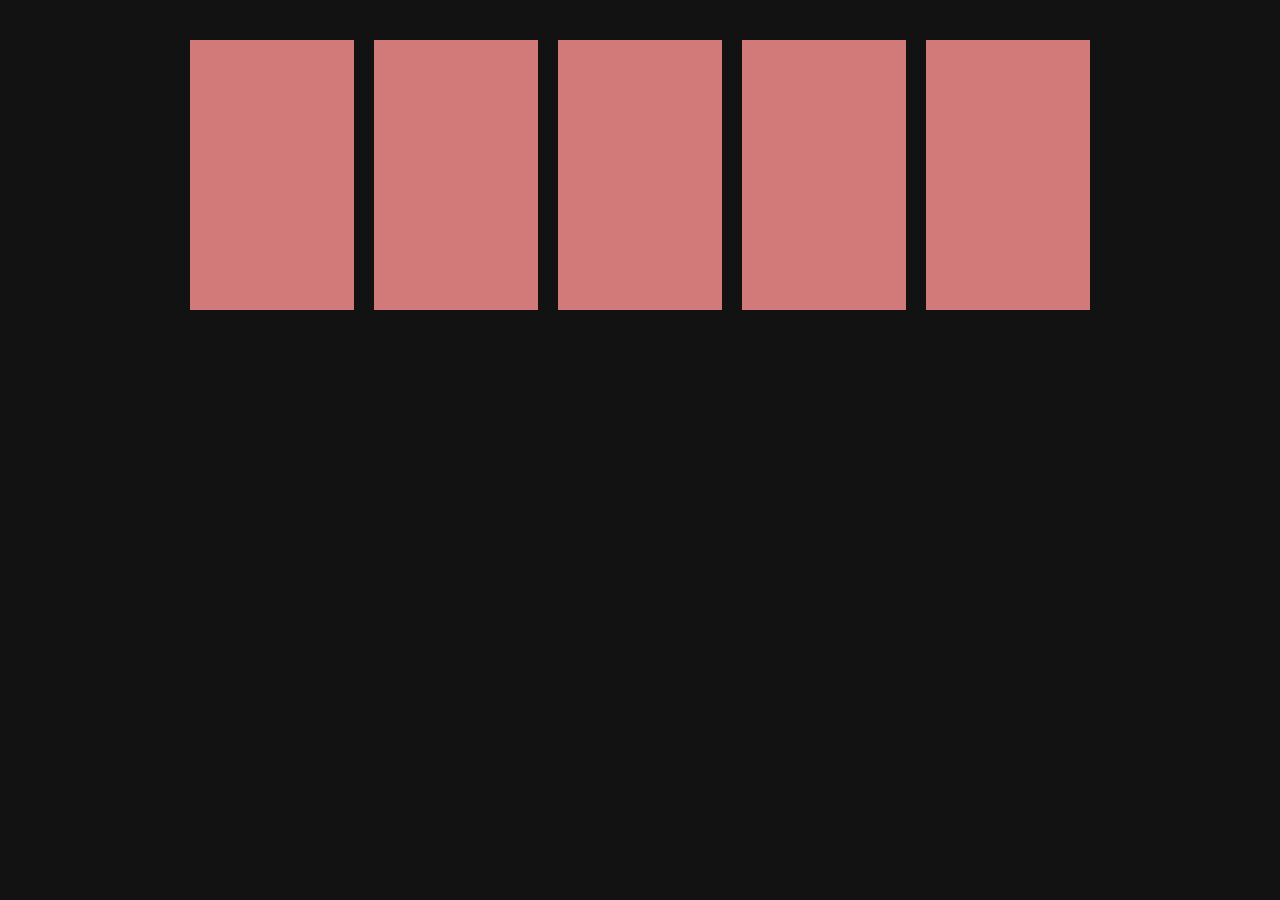
<file: Exercícios/ex1-resp/index.html>
<!DOCTYPE html>
<html lang="en-GB">
    <head>
        <meta charset="UTF-8">
	    <meta name="viewport" content="width=device-width, initial-scale=1">
        <title>Grid</title>
        <link type="text/css" rel="stylesheet" href="style.css" />
    </head>
    <body>
        <main class="gridrow marginbottomdouble margintopfull">
            <article class="col-1">
                <div class="card"></div>
            </article>
            <article class="col-5">
                <div class="card"></div>
            </article>
            <article class="col-2">
                <div class="card"></div>
            </article>
            <article class="col-4">
                <div class="card"></div>
            </article>
            <article class="col-2">
                <div class="card"></div>
            </article>
            <article class="col-2">
                <div class="card"></div>
            </article>
            <article class="col-2">
                <div class="card"></div>
            </article>
            <article class="col-3">
                <div class="card"></div>
            </article>
            <article class="col-3">
                <div class="card"></div>
            </article>
            <article class="col-2">
                <div class="card"></div>
            </article>
            <article class="col-2">
                <div class="card"></div>
            </article>
            <article class="col-2">
                <div class="card"></div>
            </article>
            <article class="col-4">
                <div class="card"></div>
            </article>
            <article class="col-2">
                <div class="card"></div>
            </article>
            <article class="col-5">
                <div class="card"></div>
            </article>
            <article class="col-1">
                <div class="card"></div>
            </article>
            <article class="col">
                <div class="card"></div>
            </article>
            <article class="col">
                <div class="card"></div>
            </article>
            <article class="col">
                <div class="card"></div>
            </article>
            <article class="col">
                <div class="card"></div>
            </article>
            <article class="col">
                <div class="card"></div>
            </article>
        </main>
    </body>
</html>
</file>
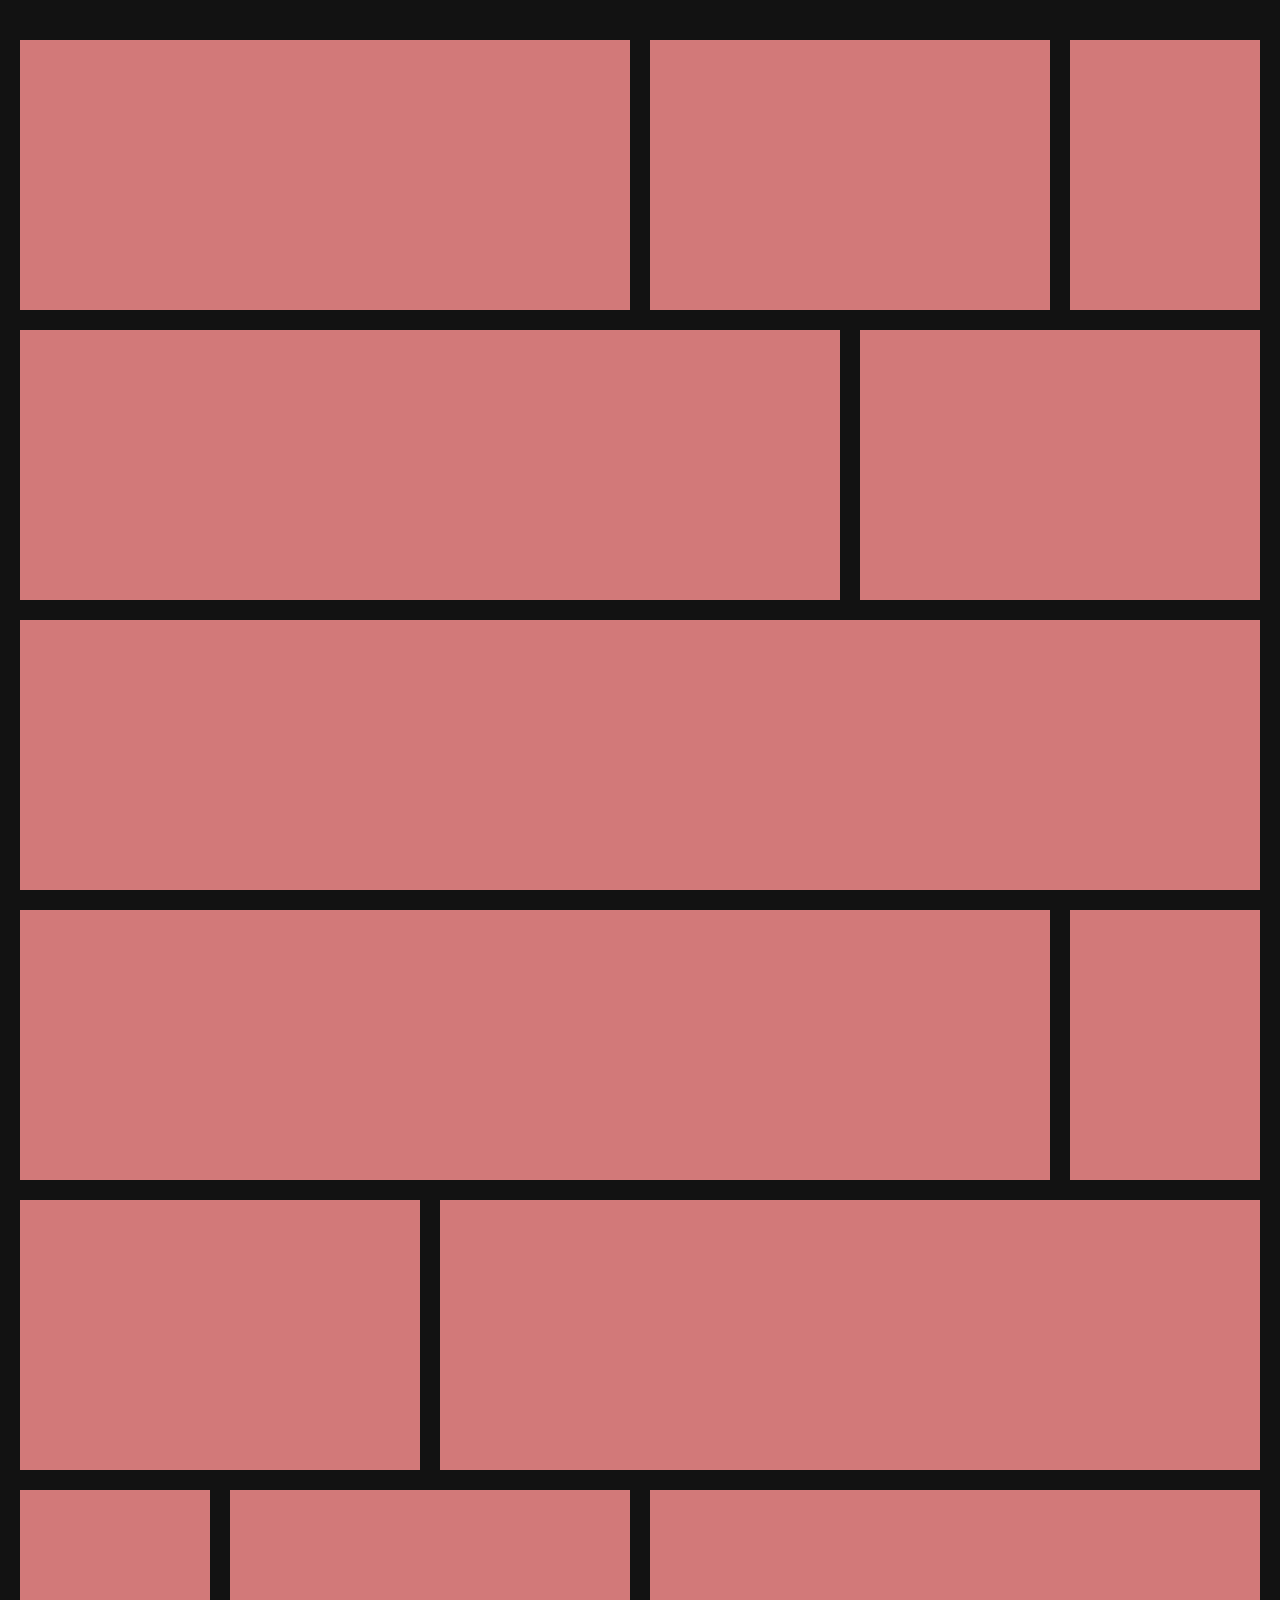
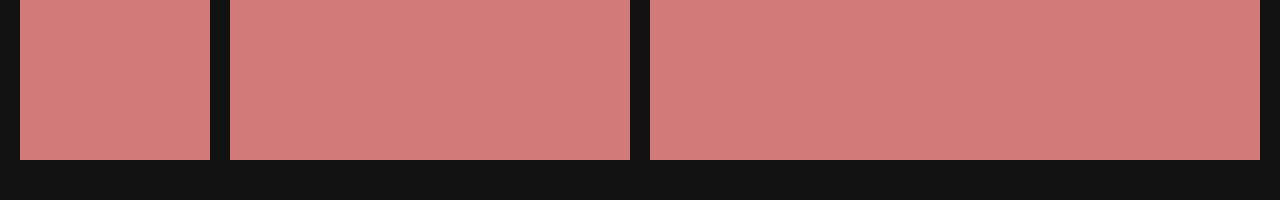
<file: Exercícios/ex1-resp/EX2-RESP/index.html>
<!DOCTYPE html>
<html lang="en-GB">
    <head>
        <meta charset="UTF-8">
	    <meta name="viewport" content="width=device-width, initial-scale=1">
        <title>Grid</title>
        <link type="text/css" rel="stylesheet" href="style.css" />
    </head>
    <body>
        <main class="gridrow marginbottomdouble margintopfull">
            <article class="col-1 col-t-2 col-d-3">
                <div class="card"></div>
            </article>
            <article class="col-5 col-t-4 col-d-2">
                <div class="card"></div>
            </article>
            <article class="col-2 col-t-3 col-d-1">
                <div class="card"></div>
            </article>
            <article class="col-4 col-t-3 col-d-4">
                <div class="card"></div>
            </article>
            <article class="col-2 col-t-1 col-d-2">
                <div class="card"></div>
            </article>
            <article class="col-2 col-t-5 col-d-6">
                <div class="card"></div>
            </article>
            <article class="col-2 col-t-6 col-d-5">
                <div class="card"></div>
            </article>
            <article class="col-3 col-t-2 col-d-1">
                <div class="card"></div>
            </article>
            <article class="col-3 col-t-4 col-d-2">
                <div class="card"></div>
            </article>
            <article class="col-4 col-t-3 col-d-4">
                <div class="card"></div>
            </article>
            <article class="col-2 col-t-3 col-d-1">
                <div class="card"></div>
            </article>
            <article class="col-5 col-t-1 col-d-2">
                <div class="card"></div>
            </article>
            <article class="col-1 col-t-5 col-d-3">
                <div class="card"></div>
            </article>
        </main>
    </body>
</html>
</file>
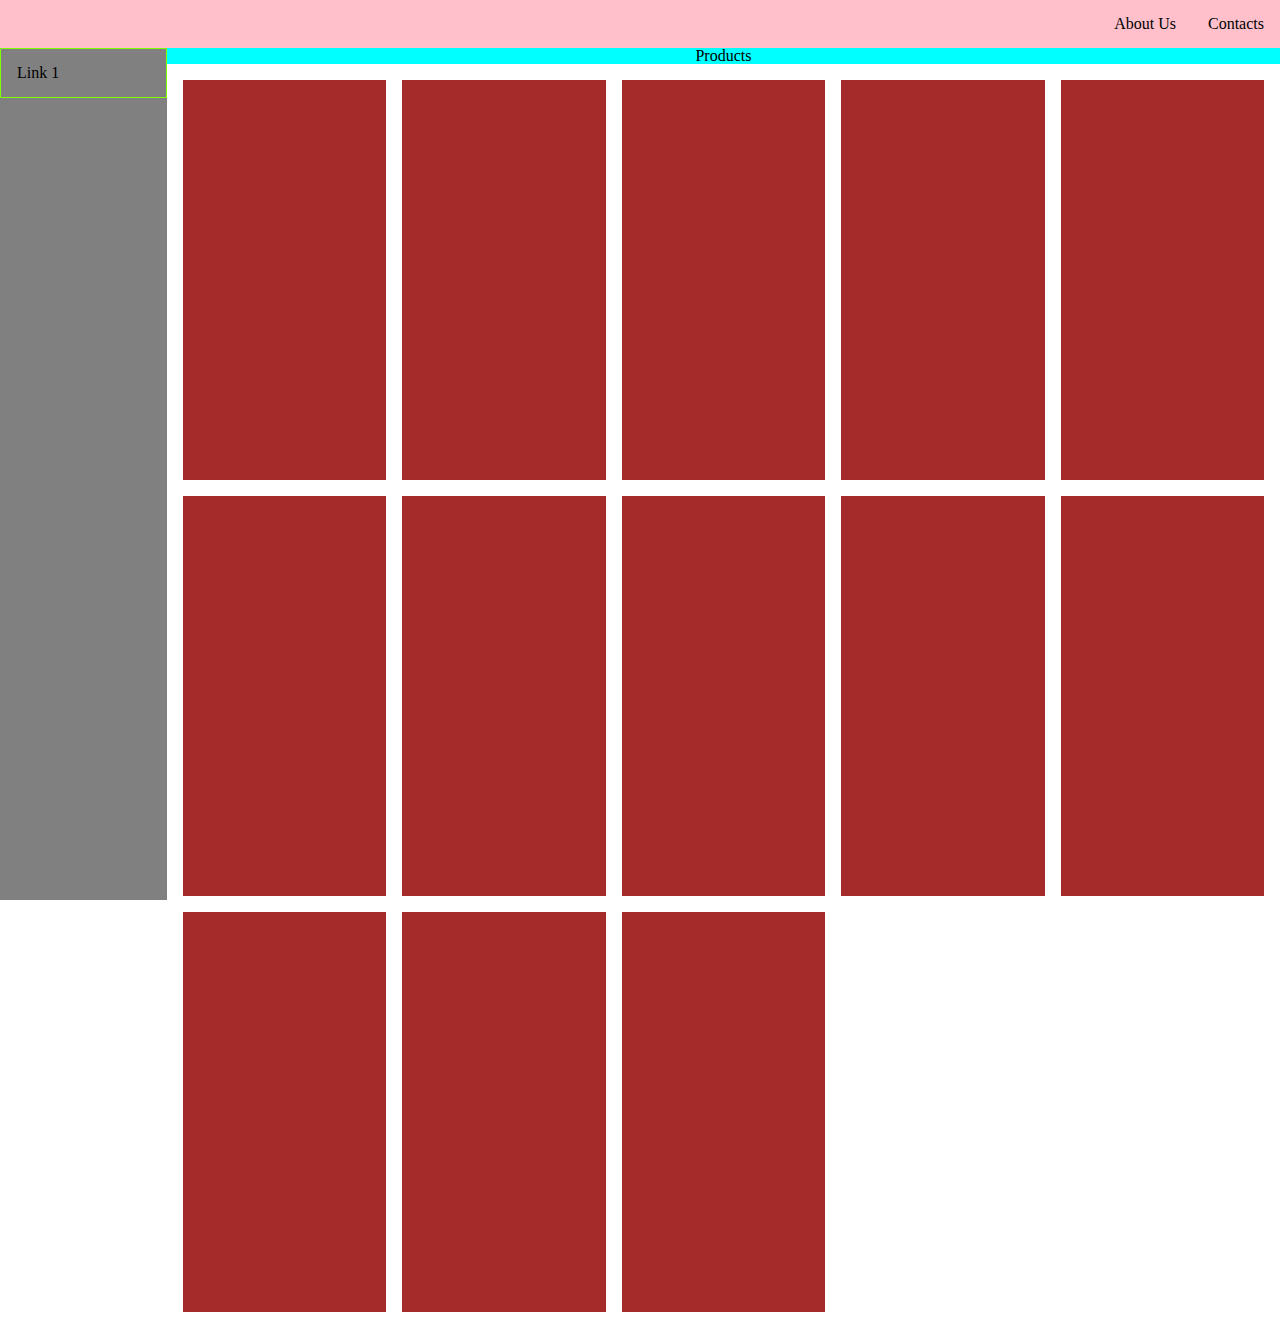
<file: box_models/boxs.html>
<!DOCTYPE html>
<html lang="en">

<head>
    <meta charset="UTF-8">
    <meta http-equiv="X-UA-Compatible" content="IE=edge">
    <meta name="viewport" content="width=device-width, initial-scale=1.0">
    <title>Document</title>
    <link rel="stylesheet" href="reset.css">
</head>

<style>
    nav {
        background-color: pink;
        display: flex;
        justify-content: flex-end;
        width: 100%;
        position: sticky;
        top: 0;
    }
    .caixa{
        padding: 1rem;
    }
   

    main {
        display: flex;
        width: 100%;
    }

    .container {
        width: 100%;
    }

    .title {
        background-color: aqua;
        text-align: center;
    }

    .box {
        display: flex;
        justify-content: flex-start;
        flex-wrap: wrap;
        margin: 8px;
    }

    .thumbnail {
        width: calc(100% / 5 - 16px);
        height: 400px;
        background-color: brown;
        margin: 8px;
    }

    aside {
        background-color: grey;
        width: 12rem;
        position: sticky;
        height: calc(100vh - 48px);
        top: 48px;
    }

    .link{
        border: chartreuse solid 0.01rem;
        padding: 1rem 0rem 1rem 1rem;
    }
</style>

</head>

<body>

    <nav>
        <div class="caixa">About Us</div>
        <div class="caixa">Contacts</div>
        
    </nav>

    <main>
        <aside>
            <div class="link">
                <h6>Link 1</h6>
            </div>
        </aside>

        <div class="container">

            <div class="title">
                <h1>Products</h1>
            </div>

            <div class="box">
                <div class="thumbnail thumbnail-0"></div>
                <div class="thumbnail thumbnail-1"></div>
                <div class="thumbnail thumbnail-2"></div>
                <div class="thumbnail thumbnail-3"></div>
                <div class="thumbnail thumbnail-4"></div>
                <div class="thumbnail thumbnail-5"></div>
                <div class="thumbnail thumbnail-6"></div>
                <div class="thumbnail thumbnail-7"></div>
                <div class="thumbnail thumbnail-8"></div>
                <div class="thumbnail thumbnail-9"></div>
                <div class="thumbnail thumbnail-10"></div>
                <div class="thumbnail thumbnail-11"></div>
                <div class="thumbnail thumbnail-12"></div>
            </div>
        </div>

    </main>

</body>

</html>
</file>
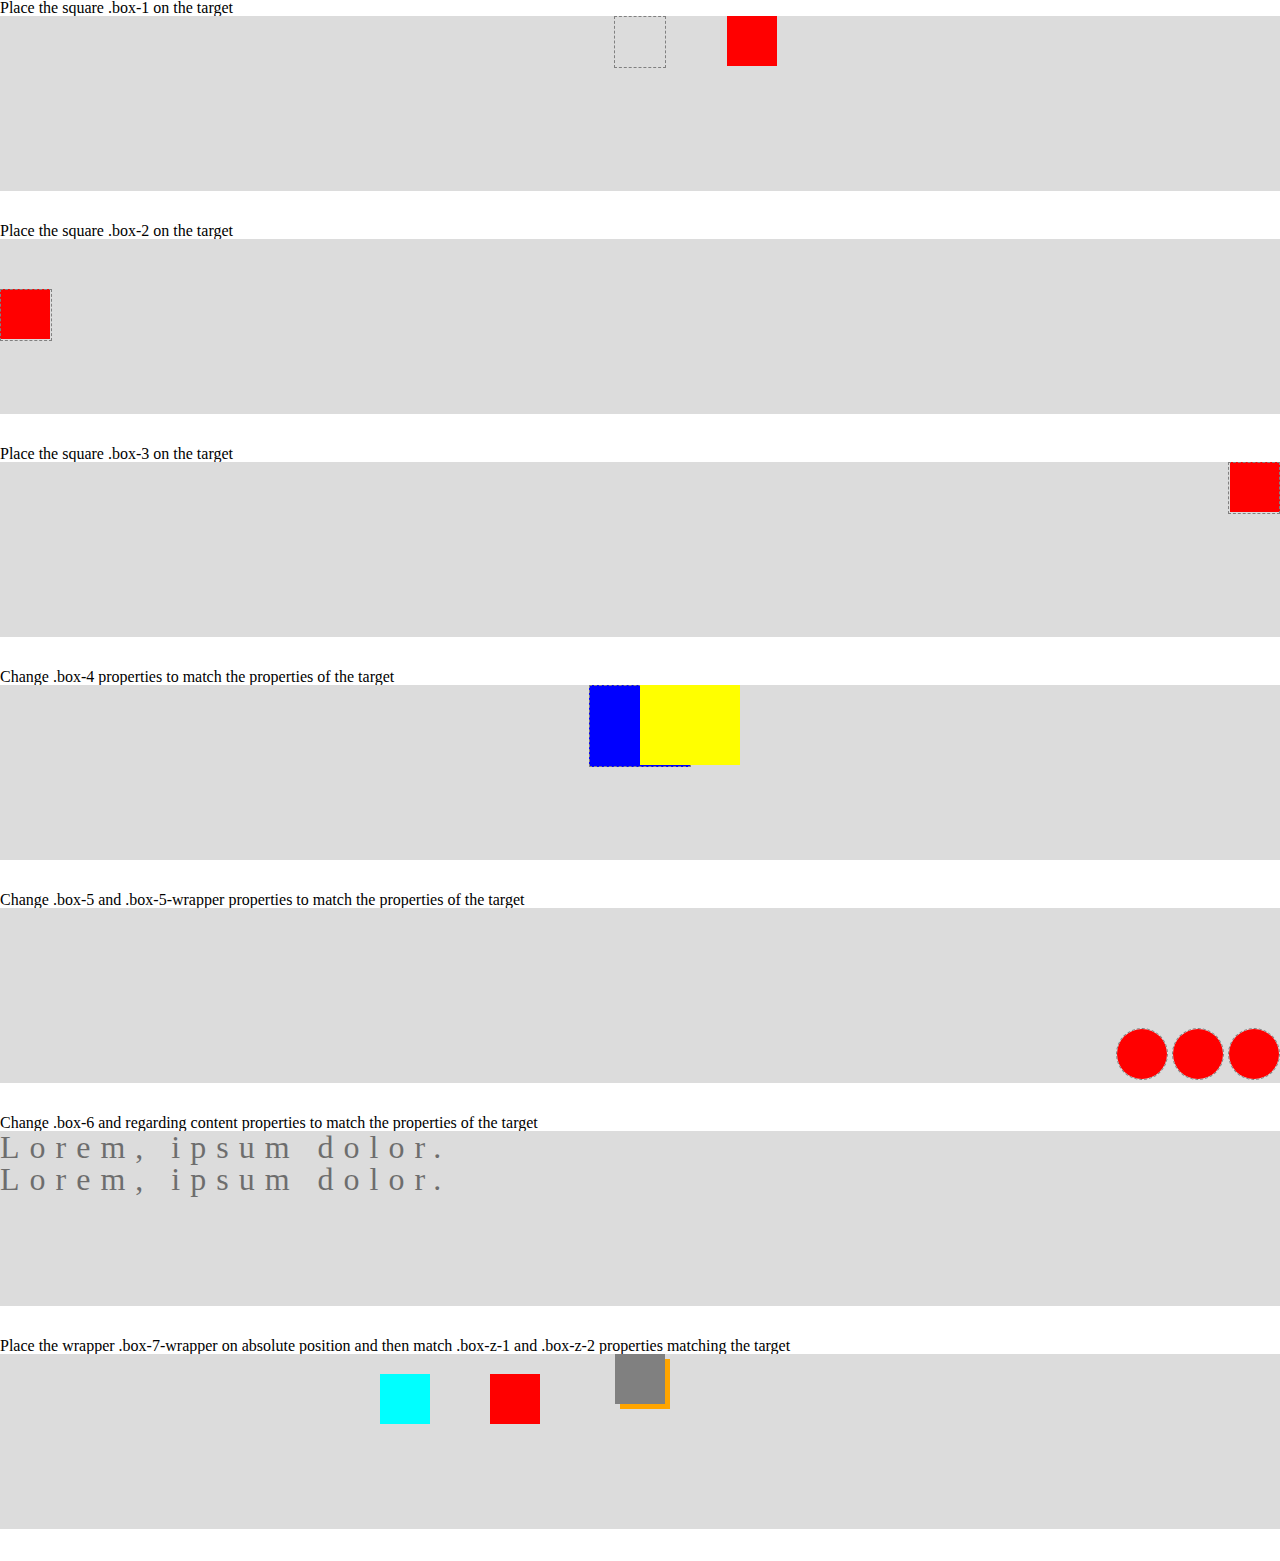
<file: box_models/css_general.html>
<!DOCTYPE html>
<html lang="en">

<head>
  <meta charset="UTF-8">
  <meta http-equiv="X-UA-Compatible" content="IE=edge">
  <meta name="viewport" content="width=device-width, initial-scale=1.0">
  <title>Document</title>
  <link rel="stylesheet" href="reset.css">
  <link rel="stylesheet" href="css_general.css">
</head>
<style>
  .sandbox {
    position: relative
  }

  .box-1 {
    position: absolute;
    left: 727px;
  }

  .box-2 {
    position: absolute;
    top: 50px;
  }

  .box-3 {
    position: absolute;
    top: 0;
    right: 0px;
  }

  .box-4 {
    position: absolute;
    width: 100px;
    height: 80px;
    background-color: yellow;
    left: 50%;
    z-index: 1;
  }

  .box-5 {
    border-radius: 100%;
    margin: 1px;
  }

  .box-5-wrapper {
    position: absolute;
    right: 0px;
    bottom: 0px;
  }

  .box-6 {
    letter-spacing: 10px;
    text-align: center;
    opacity: .5;
    font-size: 2rem;
  }

  .box-z-1{
    position: absolute;
    z-index: 1;
    top: 20px;
    left: 380px;
    background-color: aqua;
  }

  .box-z-2{
    position: absolute;
    z-index: 2;
    top: 20px;
    left: 490px;
  }


  }
</style>

<body>
  <main>
    <section>
      <h4>Place the square
        <pre>.box-1</pre> on the target
      </h4>
      <div class="sandbox">
        <div class="box box-1"></div>
        <div class="target target-1"></div>
      </div>
    </section>

    <section>
      <h4>Place the square
        <pre>.box-2</pre> on the target
      </h4>
      <div class="sandbox">
        <div class="box box-2"></div>
        <div class="target target-2"></div>
      </div>
    </section>

    <section>
      <h4>Place the square
        <pre>.box-3</pre> on the target
      </h4>
      <div class="sandbox">
        <div class="box box-3"></div>
        <div class="target target-3"></div>
      </div>
    </section>

    <section>
      <h4>Change
        <pre>.box-4</pre> properties to match the properties of the target
      </h4>
      <div class="sandbox">
        <div class="box box-large box-4"></div>
        <div class="target target-4"></div>
      </div>
    </section>

    <section>
      <h4>Change
        <pre>.box-5 and .box-5-wrapper</pre> properties to match the properties of the target
      </h4>
      <div class="sandbox">
        <div class="box-5-wrapper">
          <div class="box box-large box-5"></div>
          <div class="box box-large box-5"></div>
          <div class="box box-large box-5"></div>
        </div>
        <div class="target-5-wrapper">
          <div class="target target-5"></div>
          <div class="target target-5"></div>
          <div class="target target-5"></div>
        </div>
      </div>
    </section>

    <section>
      <h4>Change
        <pre>.box-6 and regarding content</pre> properties to match the properties of the target
      </h4>
      <div class="sandbox">
        <div class="box-text box-6">
          <span>Lorem, ipsum dolor.</p>
        </div>
        <div class="target-text target-6">
          <span>Lorem, ipsum dolor.</p>
        </div>
      </div>
    </section>

    <section>
      <h4>Place the wrapper
        <pre>.box-7-wrapper</pre> on absolute position and then match
        <pre>.box-z-1 and .box-z-2</pre> properties matching the target
      </h4>
      <div class="sandbox">
        <div class="box-7-wrapper">
          <div class="box box-7 box-z-1"></div>
          <div class="box box-7 box-z-2"></div>
        </div>
        <div class="target-7-wrapper">
          <div class="target-fill target-7 target-z-1"></div>
          <div class="target-fill target-7 target-z-2"></div>
        </div>
      </div>
    </section>

  </main>
</body>

</html>
</file>
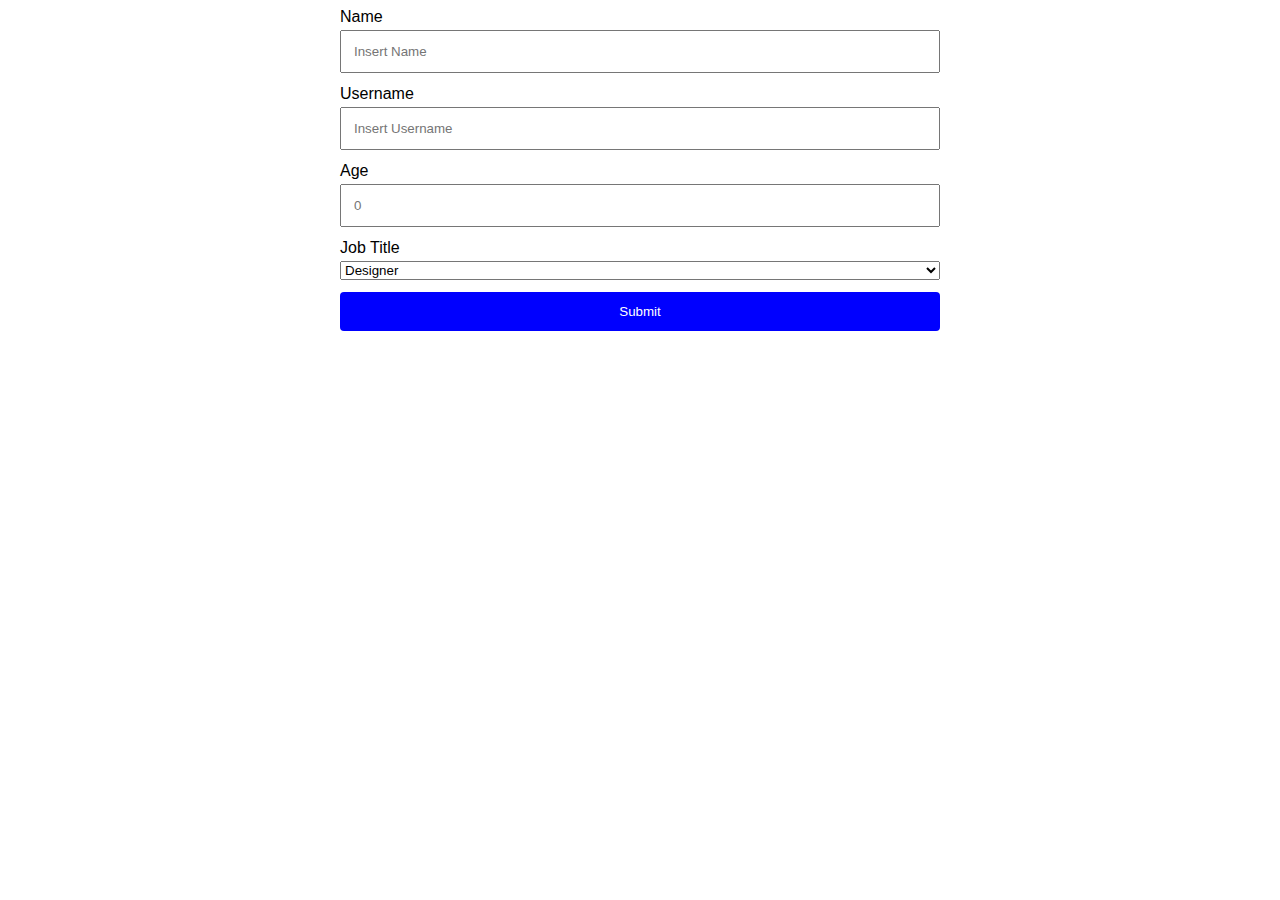
<file: formulario/formulario.html>
<!DOCTYPE html>
<html lang="en">
<head>
    <meta charset="UTF-8">
    <meta http-equiv="X-UA-Compatible" content="IE=edge">
    <meta name="viewport" content="width=device-width, initial-scale=1.0">
    <title>Document</title>
    <link rel="stylesheet" href="formulario.css">
</head>
<body>
    <section class="form">
        <form action="">
            <div class="form_group">
                <label for="name">Name</label>
                <input type="text" id="name" placeholder="Insert Name">
            </div>
           
            <div class="form_group">
                <label for="username">Username</label>
                <input type="text" id="username" placeholder="Insert Username">
            </div>

            <div class="form_group">
                <label for="age">Age</label>
                <input type="number" id="age" placeholder="0" min="18" max="65">
            </div>

            <div class="form_group">
                <label for="jobtitle">Job Title</label>
                <select name="jobtitle" id="jobtitle">
                    <option value="designer">Designer</option>
                    <option value="frontenddeveloper">Front End Developer</option>
                    <option value="backenddevolper">Back End Developer</option>
                </select>
            </div>

        <button>Submit</button>
        </form>
    </section>
</body>
</html>
</file>
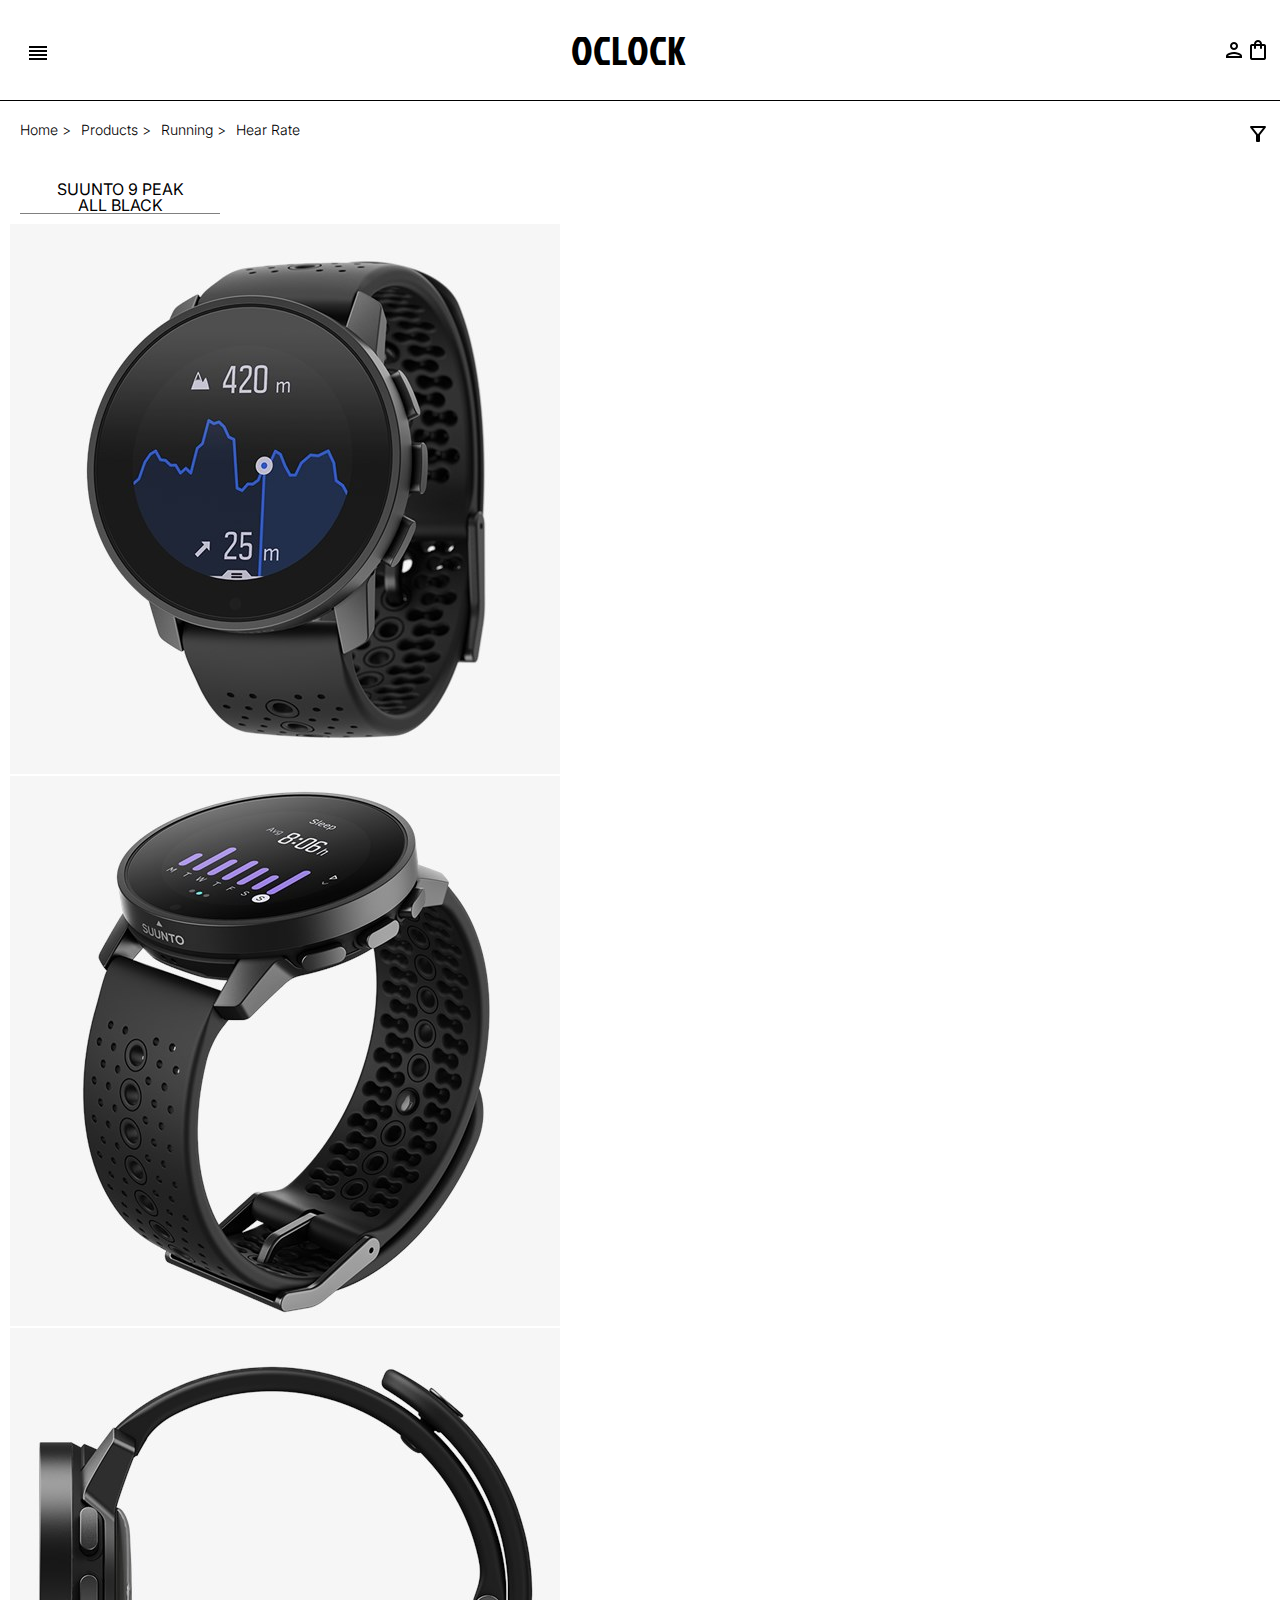
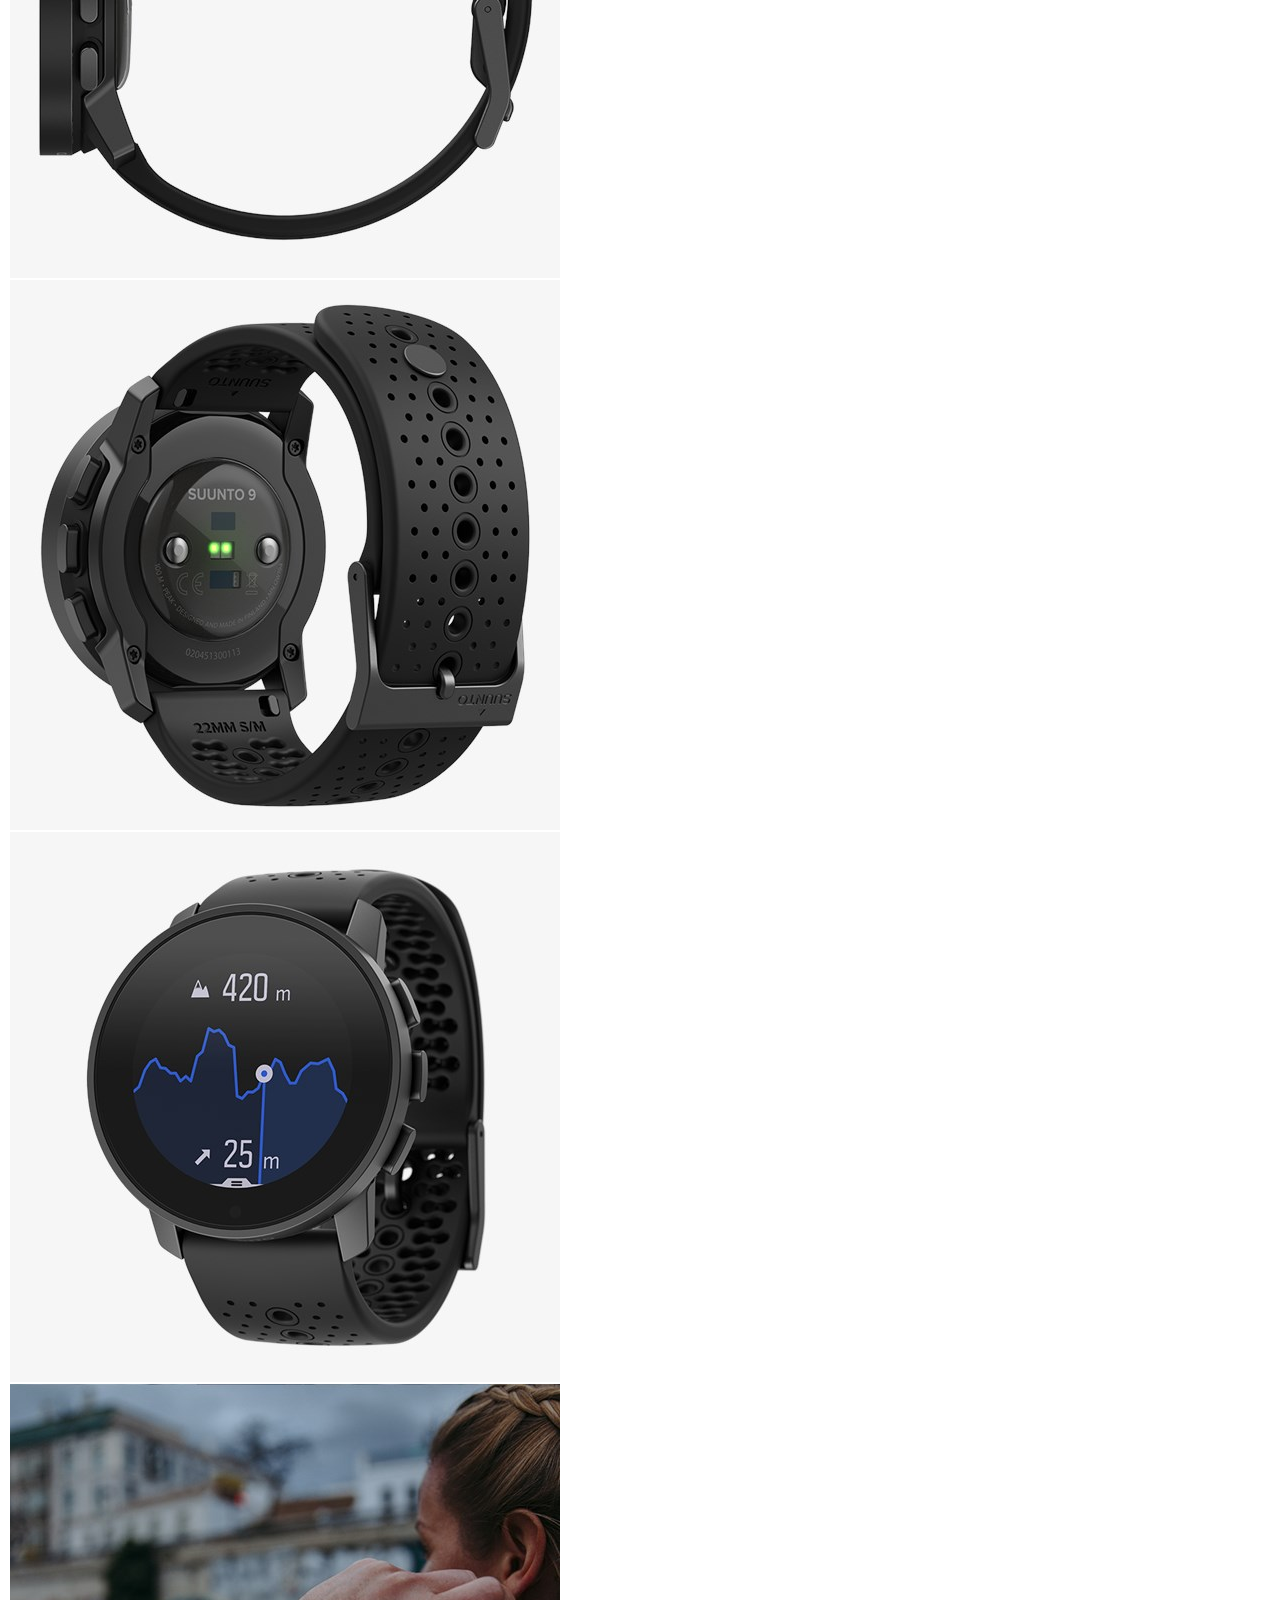
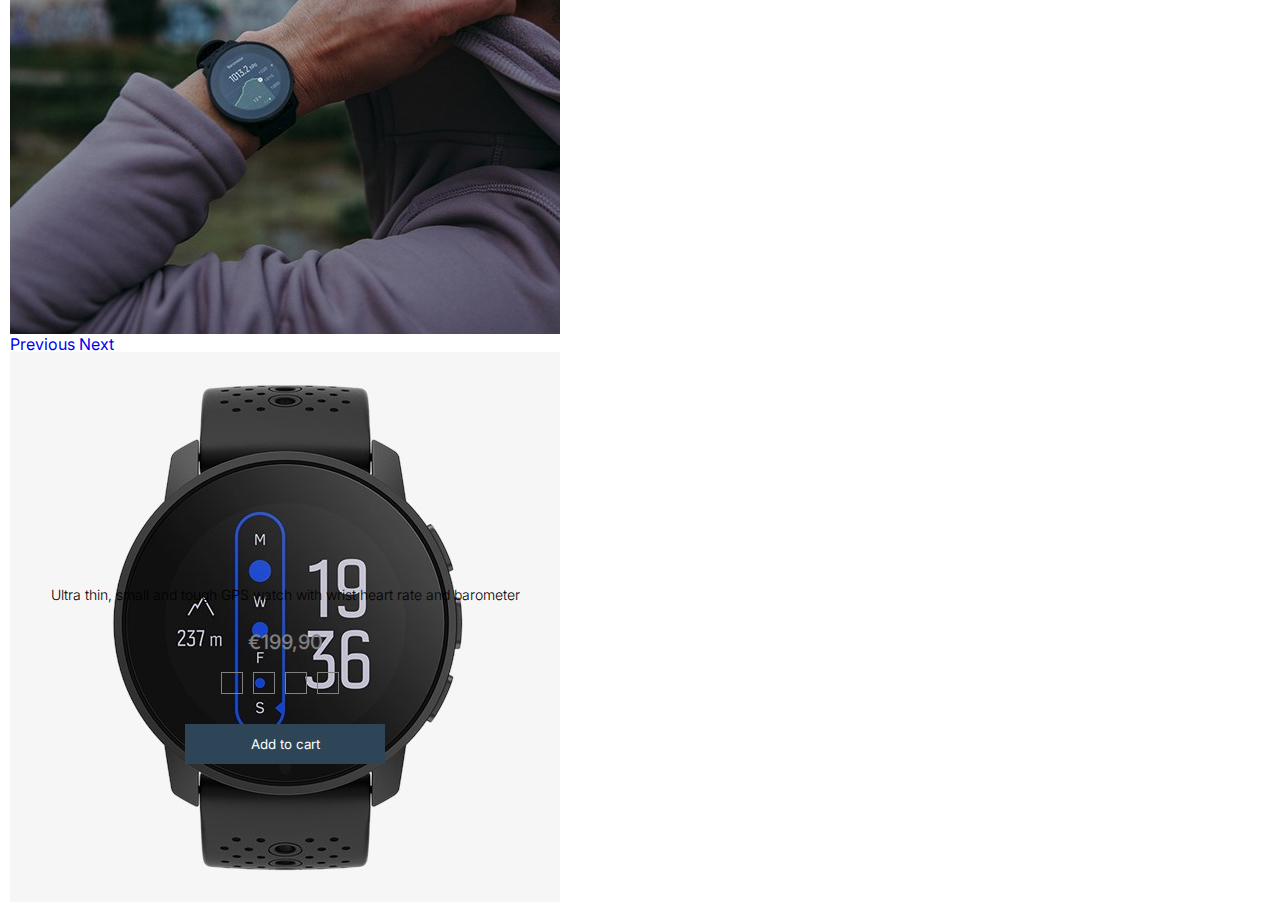
<file: oclock/product-page.html>
<!DOCTYPE html>
<html lang="en">

<head>
    <meta charset="UTF-8">
    <meta http-equiv="X-UA-Compatible" content="IE=edge">
    <meta name="viewport" content="width=device-width, initial-scale=1.0">
    <title>Document</title>
    <link rel="stylesheet" href="reset.css">
    <link rel="stylesheet" href="style.css">
    <link rel="stylesheet" href="https://fonts.googleapis.com/icon?family=Material+Icons">
    <link href="https://cdn.jsdelivr.net/npm/bootstrap@5.1.3/dist/css/bootstrap.min.css" rel="stylesheet"
        integrity="sha384-1BmE4kWBq78iYhFldvKuhfTAU6auU8tT94WrHftjDbrCEXSU1oBoqyl2QvZ6jIW3" crossorigin="anonymous">
</head>

<body>
    <nav class="navbar">
        <div class="container-menu">
            <!-- icon de seleccao de categorias-->
            <button class="btn btn-menu" type="button">
                <span class="btn icons btn-icons--menu"><img src="./assets/reorder.png" alt="menu"></span>
            </button>
            <!-- logo -->
            <span class="logo">OCLOCK</span>
            <!-- icons de chart e user -->
            <div class="container-icons">
                <button class="btn icons icons--user" type="button"><span class="btn-icons--user"><img
                            src="./assets/user.png" alt="user"></span></button>
                <button class="btn icons icons--shopbag" type="button"><span class="btn-icons--shopbag"><img
                            src="./assets/shopbag.png" alt="shopbag"></span></button>
            </div>
        </div>
    </nav>

    <nav>
        <div class="container-filters">
            <ol>
                <li><a href="">Home ></a></li>
                <li><a href="">Products ></a></li>
                <li><a href="">Running ></a></li>
                <li><a href="">Hear Rate</a></li>
            </ol>
            <button class="btn icons icons--filter" type="button"><span class="btn-icons--filter"><img
                        src="./assets/outline_filter_alt_black_24dp.png" alt="filter"></span></button>
        </div>
    </nav>

    <div class="card-product card-product-suunto-9-peak">
        <div class="card-product card-product-header">
            <h4 class="card-content card-content--title">SUUNTO 9 PEAK</h4>
            <h5 class="card-content card-content--subtitle">ALL BLACK</h5>
        </div>

        <div id="carouselExampleIndicators" class="carousel slide" data-ride="carousel">
            <ol class="carousel-indicators">
                <li data-target="#carouselExampleIndicators" data-slide-to="0" class="active"></li>
                <li data-target="#carouselExampleIndicators" data-slide-to="1"></li>
                <li data-target="#carouselExampleIndicators" data-slide-to="2"></li>
                <li data-target="#carouselExampleIndicators" data-slide-to="3"></li>
                <li data-target="#carouselExampleIndicators" data-slide-to="4"></li>
                <li data-target="#carouselExampleIndicators" data-slide-to="5"></li>
                <li data-target="#carouselExampleIndicators" data-slide-to="6"></li>
            </ol>
            <div class="carousel-inner">
                <div class="carousel-item active">
                    <img class="d-block w-100" src="./assets/-suunto-9-peak-all-black--01.jpg" alt="First slide">
                </div>
                <div class="carousel-item">
                    <img class="d-block w-100" src="./assets/suunto-9-peak-all-black-02.jpg" alt="Second slide">
                </div>
                <div class="carousel-item">
                    <img class="d-block w-100" src="./assets/suunto-9-peak-all-black-03.jpg" alt="Third slide">
                </div>
                <div class="carousel-item">
                    <img class="d-block w-100" src="./assets/suunto-9-peak-all-black-04.jpg" alt="Forth slide">
                </div>
                <div class="carousel-item">
                    <img class="d-block w-100" src="./assets/-suunto-9-peak-all-black--01.jpg" alt="Fifth slide">
                </div>
                <div class="carousel-item">
                    <img class="d-block w-100" src="./assets/suunto-9-peak-all-black-06.jpg" alt="Sixth slide">
                </div>
            </div>
            <a class="carousel-control-prev" href="#carouselExampleIndicators" role="button" data-slide="prev">
                <span class="carousel-control-prev-icon" aria-hidden="true"></span>
                <span class="sr-only">Previous</span>
            </a>
            <a class="carousel-control-next" href="#carouselExampleIndicators" role="button" data-slide="next">
                <span class="carousel-control-next-icon" aria-hidden="true"></span>
                <span class="sr-only">Next</span>
            </a>
        </div>





        <div class="card-img">
            <img src="./assets/suunto-9-peak.jpg" alt="suunto-9-peak">
        </div>
        <div class="card-content">
            <p class=" card-content card-content--description">Ultra thin, small and tough GPS watch with wrist
                heart rate and barometer</p>
            <span class="card-content card-content--price">€199,90</span>
            <ul class="card-content card-content--colors">
                <li></li>
                <li></li>
                <li></li>
                <li></li>
            </ul>
            <button class="card-content card-content--btn">Add to cart</button>
        </div>

    </div>

</body>

</html>
</file>
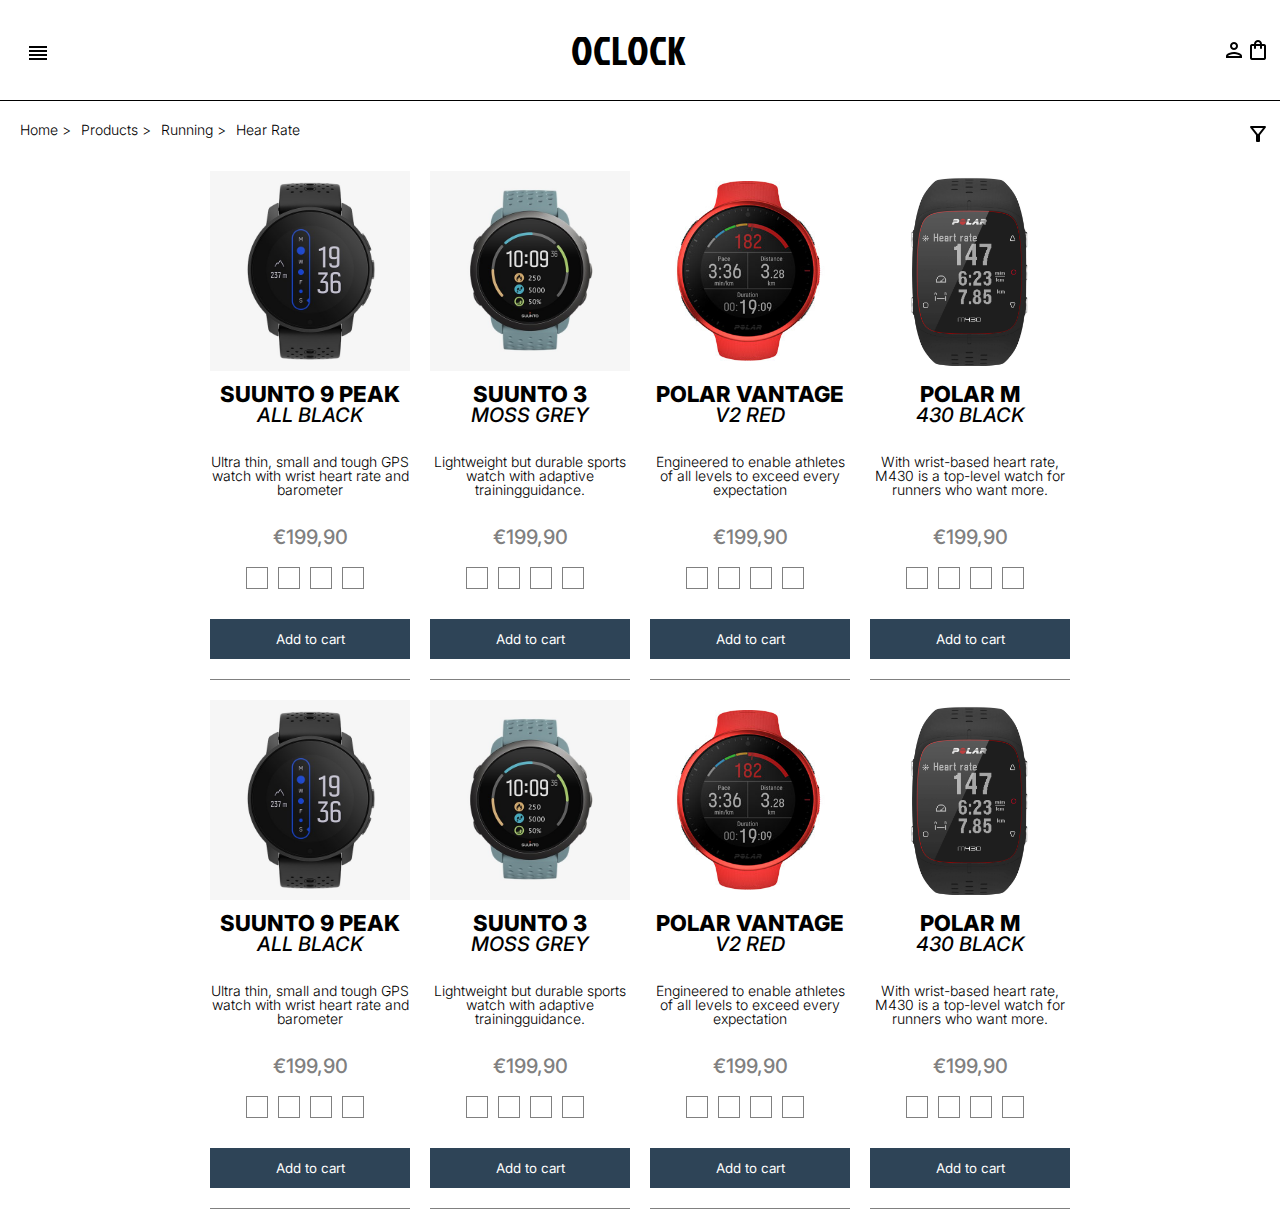
<file: oclock/products-galery.html>
<!DOCTYPE html>
<html lang="en">

<head>
    <meta charset="UTF-8">
    <meta http-equiv="X-UA-Compatible" content="IE=edge">
    <meta name="viewport" content="width=device-width, initial-scale=1.0">
    <title>Document</title>
    <link rel="stylesheet" href="reset.css">
    <link rel="stylesheet" href="style.css">
    <link rel="stylesheet" href="https://fonts.googleapis.com/icon?family=Material+Icons">
</head>

<body>
    <nav class="navbar">
        <div class="container-menu">
            <!-- icon de seleccao de categorias-->
            <button class="btn btn-menu" type="button">
                <span class="btn icons btn-icons--menu"><img src="./assets/reorder.png" alt="menu"></span>
            </button>
            <!-- logo -->
            <span class="logo">OCLOCK</span>
            <!-- icons de chart e user -->
            <div class="container-icons">
                <button class="btn icons icons--user" type="button"><span class="btn-icons--user"><img src="./assets/user.png" alt="user"></span></button>
                <button class="btn icons icons--shopbag" type="button"><span class="btn-icons--shopbag"><img src="./assets/shopbag.png" alt="shopbag"></span></button>
            </div>
        </div>
    </nav>

    <nav>
        <div class="container-filters">
            <ol>
                <li><a href="">Home ></a></li>
                <li><a href="">Products ></a></li>
                <li><a href="">Running ></a></li>
                <li><a href="">Hear Rate</a></li>
            </ol>
            <button class="btn icons icons--filter" type="button"><span class="btn-icons--filter"><img src="./assets/outline_filter_alt_black_24dp.png" alt="filter"></span></button>
        </div>
    </nav>

    <div class="card-galery">
        <div class="card-product">
            <a href="suunto9peak.html">
                <div class="card-img">
                    <img src="./assets/suunto-9-peak.jpg" alt="suunto-9-peak">
                </div>
                <div class="card-content">
                    <h4 class="card-content card-content--title">SUUNTO 9 PEAK</h4>
                    <h5 class="card-content card-content--subtitle">ALL BLACK</h5>
                    <p class=" card-content card-content--description">Ultra thin, small and tough GPS watch with wrist
                        heart rate and barometer</p>
                    <span class="card-content card-content--price">€199,90</span>
                    <ul class="card-content card-content--colors">
                        <li></li>
                        <li></li>
                        <li></li>
                        <li></li>
                    </ul>
                    <button class="card-content card-content--btn">Add to cart</button>
                </div>
            </a>
        </div>
        <div class="card-product">
            <a href="suunto3.html">
                <div class="card-img">
                    <img src="./assets/suuntom3.jpg" alt="suunto-3">
                </div>
                <div class="card-content">
                    <h4 class="card-content card-content--title">SUUNTO 3</h4>
                    <h5 class="card-content card-content--subtitle">MOSS GREY</h5>
                    <p class="card-content card-content--description">Lightweight but durable sports watch with adaptive
                        trainingguidance.</p>
                    <span class="card-content card-content--price">€199,90</span>
                    <ul class="card-content card-content--colors">
                        <li></li>
                        <li></li>
                        <li></li>
                        <li></li>
                    </ul>
                    <button class="card-content card-content--btn">Add to cart</button>
                </div>
            </a>
        </div>
        <div class="card-product">
            <a href="polarvantagev2.html">
                <div class="card-img">
                    <img src="./assets/polar-vantage-v2-.jpg" alt="suunto-3">
                </div>
                <div class="card-content">
                    <h4 class="card-content card-content--title">POLAR VANTAGE</h4>
                    <h5 class="card-content card-content--subtitle">V2 RED </h5>
                    <p class="card-content card-content--description">Engineered to enable athletes of all levels to
                        exceed every expectation</p>
                    <span class="card-content card-content--price">€199,90</span>
                    <ul class="card-content card-content--colors">
                        <li></li>
                        <li></li>
                        <li></li>
                        <li></li>
                    </ul>
                    <button class="card-content card-content--btn">Add to cart</button>
                </div>
            </a>
        </div>
        <div class="card-product">
            <a href="polarm430.html">
                <div class="card-img">
                    <img src="./assets/polar_m430_black.jpg" alt="suunto-3">
                </div>
                <div class="card-content">
                    <h4 class="card-content card-content--title">POLAR M</h4>
                    <h5 class="card-content card-content--subtitle">430 BLACK</h5>
                    <p class="card-content card-content--description">With wrist-based heart rate, M430 is a top-level
                        watch for runners who want more.</p>
                    <span class="card-content card-content--price">€199,90</span>
                    <ul class="card-content card-content--colors">
                        <li></li>
                        <li></li>
                        <li></li>
                        <li></li>
                    </ul>
                    <button class="card-content card-content--btn">Add to cart</button>
                </div>
            </a>
        </div>
        <div class="card-product">
            <a href="suunto9peak.html">
                <div class="card-img">
                    <img src="./assets/suunto-9-peak.jpg" alt="suunto-9-peak">
                </div>
                <div class="card-content">
                    <h4 class="card-content card-content--title">SUUNTO 9 PEAK</h4>
                    <h5 class="card-content card-content--subtitle">ALL BLACK</h5>
                    <p class=" card-content card-content--description">Ultra thin, small and tough GPS watch with wrist
                        heart rate and barometer</p>
                    <span class="card-content card-content--price">€199,90</span>
                    <ul class="card-content card-content--colors">
                        <li></li>
                        <li></li>
                        <li></li>
                        <li></li>
                    </ul>
                    <button class="card-content card-content--btn">Add to cart</button>
                </div>
            </a>
        </div>
        <div class="card-product">
            <a href="suunto3.html">
                <div class="card-img">
                    <img src="./assets/suuntom3.jpg" alt="suunto-3">
                </div>
                <div class="card-content">
                    <h4 class="card-content card-content--title">SUUNTO 3</h4>
                    <h5 class="card-content card-content--subtitle">MOSS GREY</h5>
                    <p class="card-content card-content--description">Lightweight but durable sports watch with adaptive
                        trainingguidance.</p>
                    <span class="card-content card-content--price">€199,90</span>
                    <ul class="card-content card-content--colors">
                        <li></li>
                        <li></li>
                        <li></li>
                        <li></li>
                    </ul>
                    <button class="card-content card-content--btn">Add to cart</button>
                </div>
            </a>
        </div>
        <div class="card-product">
            <a href="polarvantagev2.html">
                <div class="card-img">
                    <img src="./assets/polar-vantage-v2-.jpg" alt="suunto-3">
                </div>
                <div class="card-content">
                    <h4 class="card-content card-content--title">POLAR VANTAGE</h4>
                    <h5 class="card-content card-content--subtitle">V2 RED </h5>
                    <p class="card-content card-content--description">Engineered to enable athletes of all levels to
                        exceed every expectation</p>
                    <span class="card-content card-content--price">€199,90</span>
                    <ul class="card-content card-content--colors">
                        <li></li>
                        <li></li>
                        <li></li>
                        <li></li>
                    </ul>
                    <button class="card-content card-content--btn">Add to cart</button>
                </div>
            </a>
        </div>
        <div class="card-product">
            <a href="polarm430.html">
                <div class="card-img">
                    <img src="./assets/polar_m430_black.jpg" alt="suunto-3">
                </div>
                <div class="card-content">
                    <h4 class="card-content card-content--title">POLAR M</h4>
                    <h5 class="card-content card-content--subtitle">430 BLACK</h5>
                    <p class="card-content card-content--description">With wrist-based heart rate, M430 is a top-level
                        watch for runners who want more.</p>
                    <span class="card-content card-content--price">€199,90</span>
                    <ul class="card-content card-content--colors">
                        <li></li>
                        <li></li>
                        <li></li>
                        <li></li>
                    </ul>
                    <button class="card-content card-content--btn">Add to cart</button>
                </div>
            </a>
        </div>

    </div>

</body>

</html>
</file>
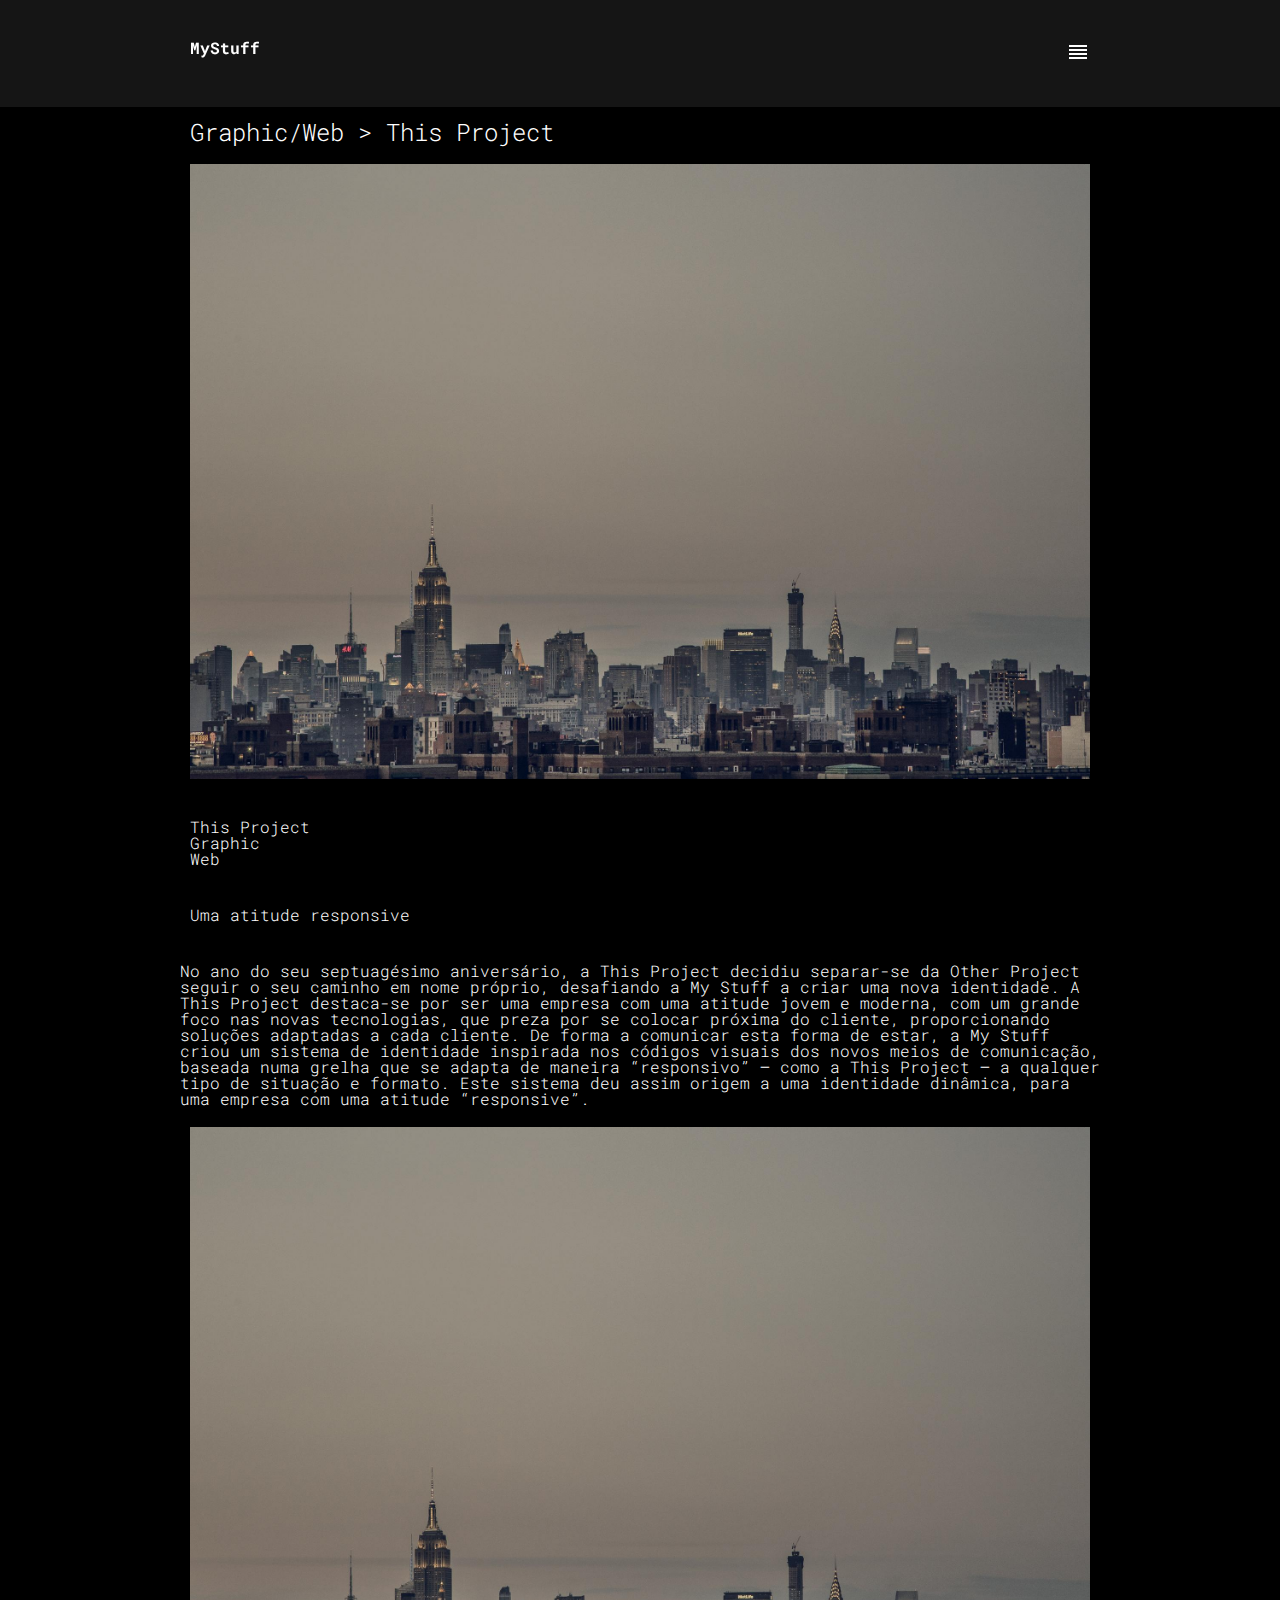
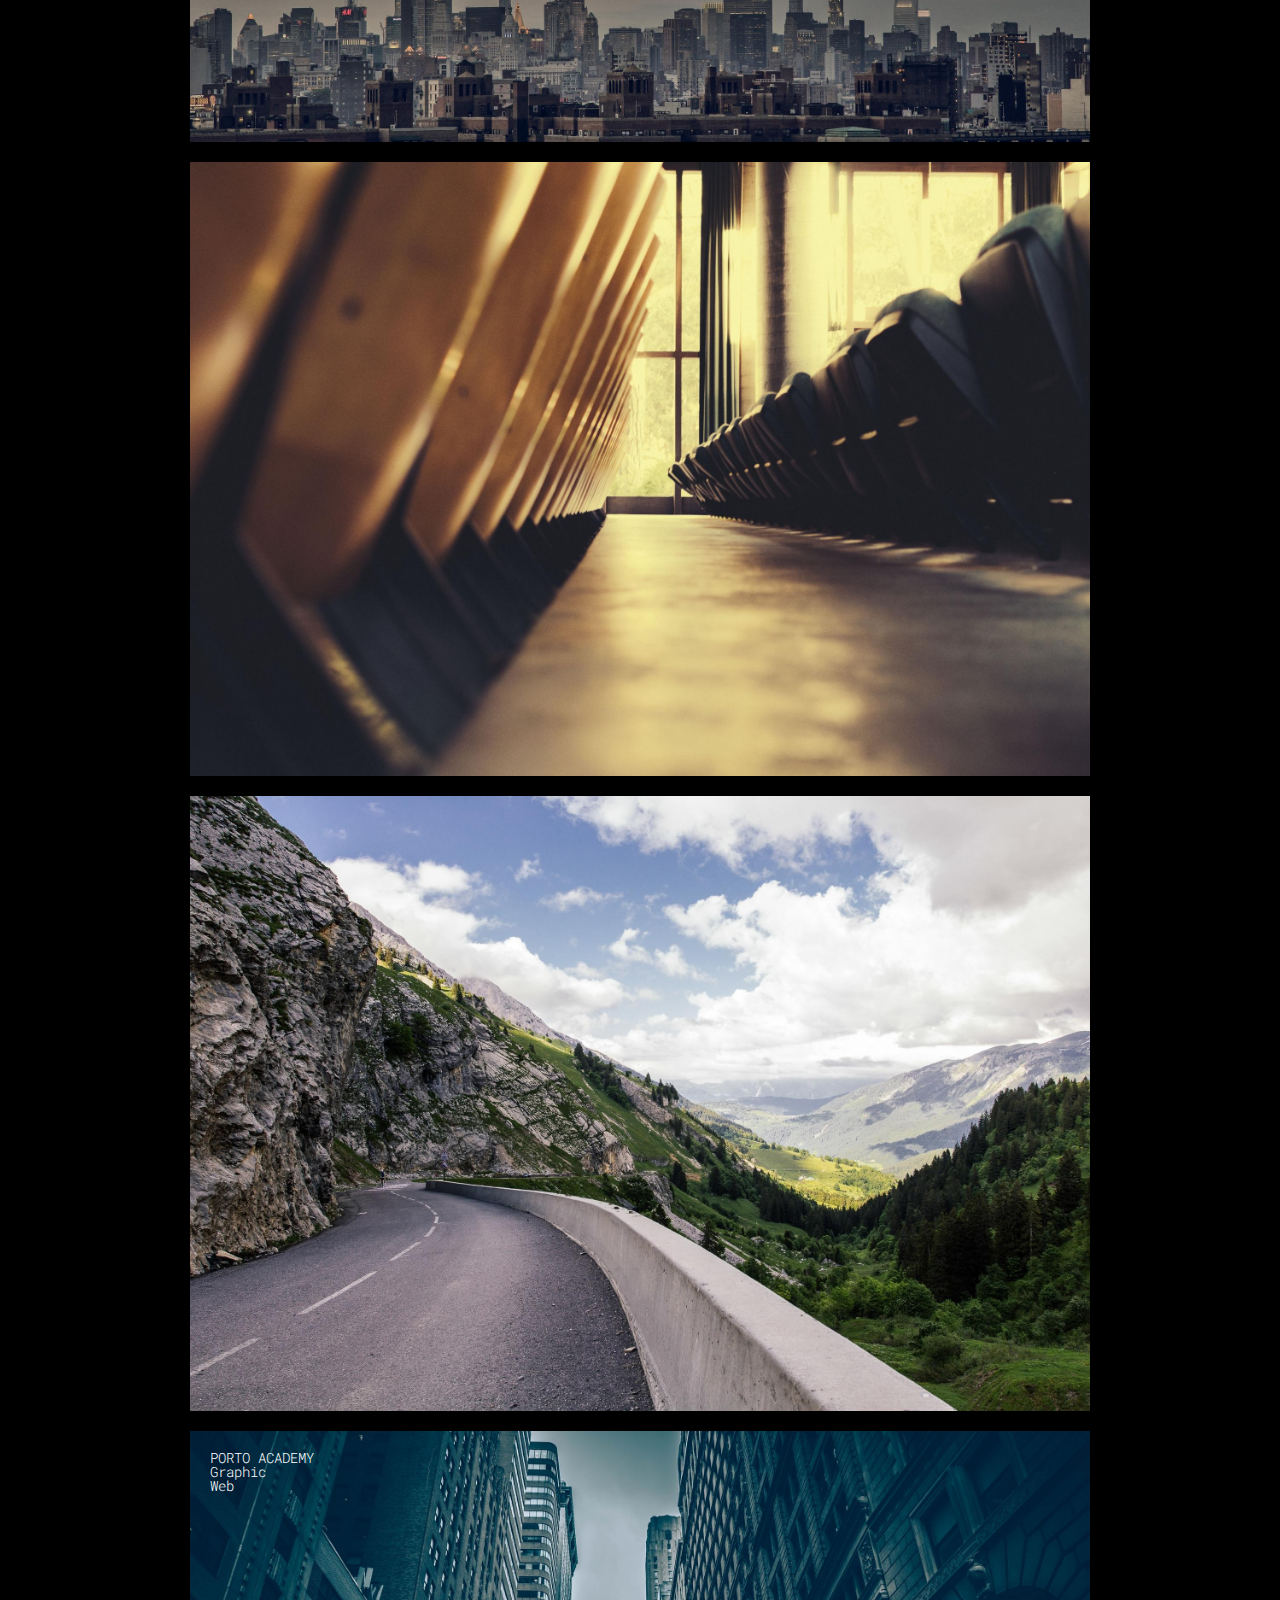
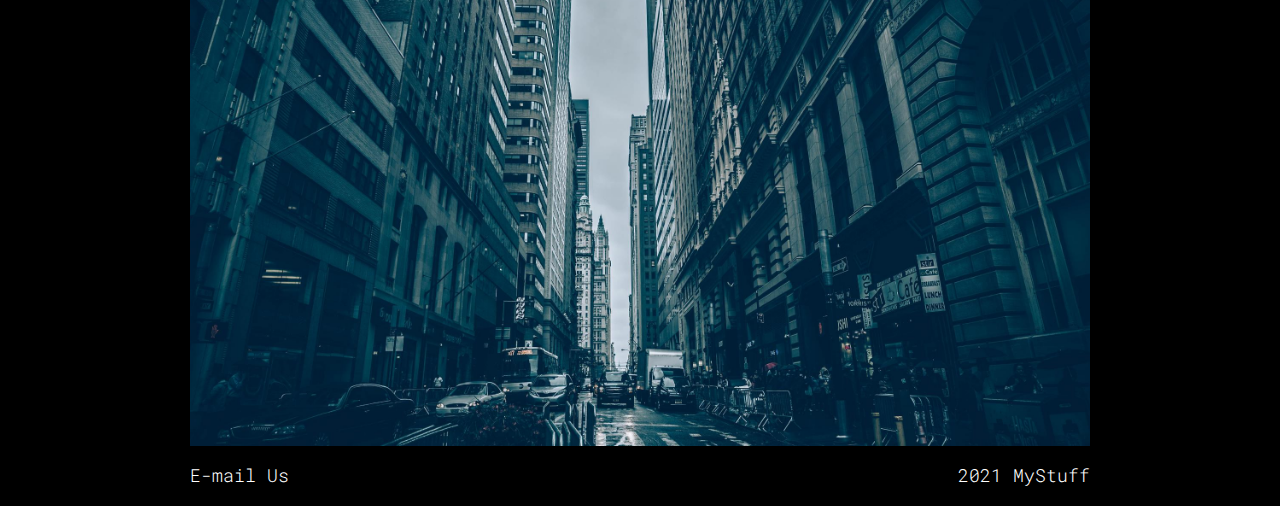
<file: small-shop/graphic-web.html>
<!DOCTYPE html>
<html lang="en">

<head>
    <meta charset="UTF-8">
    <meta http-equiv="X-UA-Compatible" content="IE=edge">
    <meta name="viewport" content="width=device-width, initial-scale=1.0">
    <link rel="stylesheet" href="style.css">
    <link rel="stylesheet" href="reset.css">
    <link rel="stylesheet" href="https://fonts.googleapis.com/icon?family=Material+Icons">
    <title>Shop</title>
</head>

<body>
    <div class="main1">
        <input type="checkbox" id="menu-main-check">
        <header>
            <div class="gridrow main-header">
                <a href="index.html" class="col-2 ">
                    <div class="logo text-align-left">
                        <span class="logo logo-lettering">MyStuff</span>
                    </div>
                </a>
                <div class="menu text-align-right col-2">
                    <label for="menu-main-check">
                        <img src="./imgs/reorder.png" alt="menu">
                    </label>
                </div>
            </div>
        </header>
        <nav>
            <ul class="gridrow">
                <li class="col-4 text-align-left"><a href="index.html">Home</a></li>
                <li class="col-4 text-align-left"><a href="#">Graphic</a></li>
                <li class="col-4 text-align-left"><a href="#">Web</a></li>
                <li class="col-4 text-align-left"><a href="#">Contact</a></li>
            </ul>
        </nav>

        <div class="gridrow categories">
            <a class="col-4 categories-lettering" href="images.html">Graphic/Web > This Project</a>
        </div>

        <div class="gridrow sub-category">
            <a class="col-4" href="#">
                <div class="sub-category-img">
                    <img class="imgfit" src="./imgs/projeto02.jpg" alt="Projeto02">
                </div>
            </a>
            <div class="col-4 sub-category-header">
                    <h5 class="col-4 sub-category-header-lettering">This Project</h5> 
                    <h5 class="col-4 sub-category-header-lettering">Graphic</h5>
                    <h5 class="col-4 sub-category-header-lettering">Web</h5>
            </div>

            <div class="col-4 sub-category-sub-header">
                <h6 class="col-4 sub-category-sub-header-lettering">Uma atitude responsive</h6>
            </div>
            <div class="col-4 sub-category-content">
                <p class="sub-category-content-lettering">No ano do seu septuagésimo aniversário, a This Project decidiu separar-se da Other Project seguir o seu caminho em nome próprio, desafiando a My Stuff a criar uma nova identidade. A This Project destaca-se por ser uma empresa com uma atitude jovem e moderna, com um grande foco nas novas tecnologias, que preza por se colocar próxima do cliente, proporcionando soluções adaptadas a cada cliente. De forma a comunicar esta forma de estar, a My Stuff criou um sistema de identidade inspirada nos códigos visuais dos novos meios de comunicação, baseada numa grelha que se adapta de maneira “responsivo” — como a This Project — a qualquer tipo de situação e formato. Este sistema deu assim origem a uma identidade dinâmica, para uma empresa com uma atitude “responsive”.</p>
            </div>



        </div>

        <div class="gridrow matrix">
            <a class="col-4" href="#">
                <div class="card">
                    <img class="imgfit" src="./imgs/projeto02.jpg" alt="Projeto02">
                </div>
            </a>
            <a class="matrix-item col-4" href="#">
                <div class="card">
                    <img class="imgfit" src="./imgs/projeto03.jpg" alt="Projeto02">
                </div>
            </a>
            <a class="matrix-item col-4" href="#">
                <div class="card">
                    <img class="imgfit" src="./imgs/projeto04.jpg" alt="Projeto02">
                </div>
            </a>

            <a class="matrix-item col-4" href="#">
                <div class="card">
                    <img class="imgfit" src="./imgs/projeto06.jpg" alt="Projeto06">
                    <div class="card-header">
                        <p class="card-header-content uppercase">Porto Academy</p> 
                        <p class="card-header-content">Graphic</p>
                        <p class="card-header-content">Web</p>
                    </div>
                </div>
            </a>
        </div>

    
        <div class="footer gridrow">
                <span class="footer-contenter-lettering col-2 text-align-left">E-mail Us</span>
                <span class="footer-contenter-lettering col-2 text-align-right">2021 MyStuff</span>
        </div>




    </div>
</body>

</html>
</file>
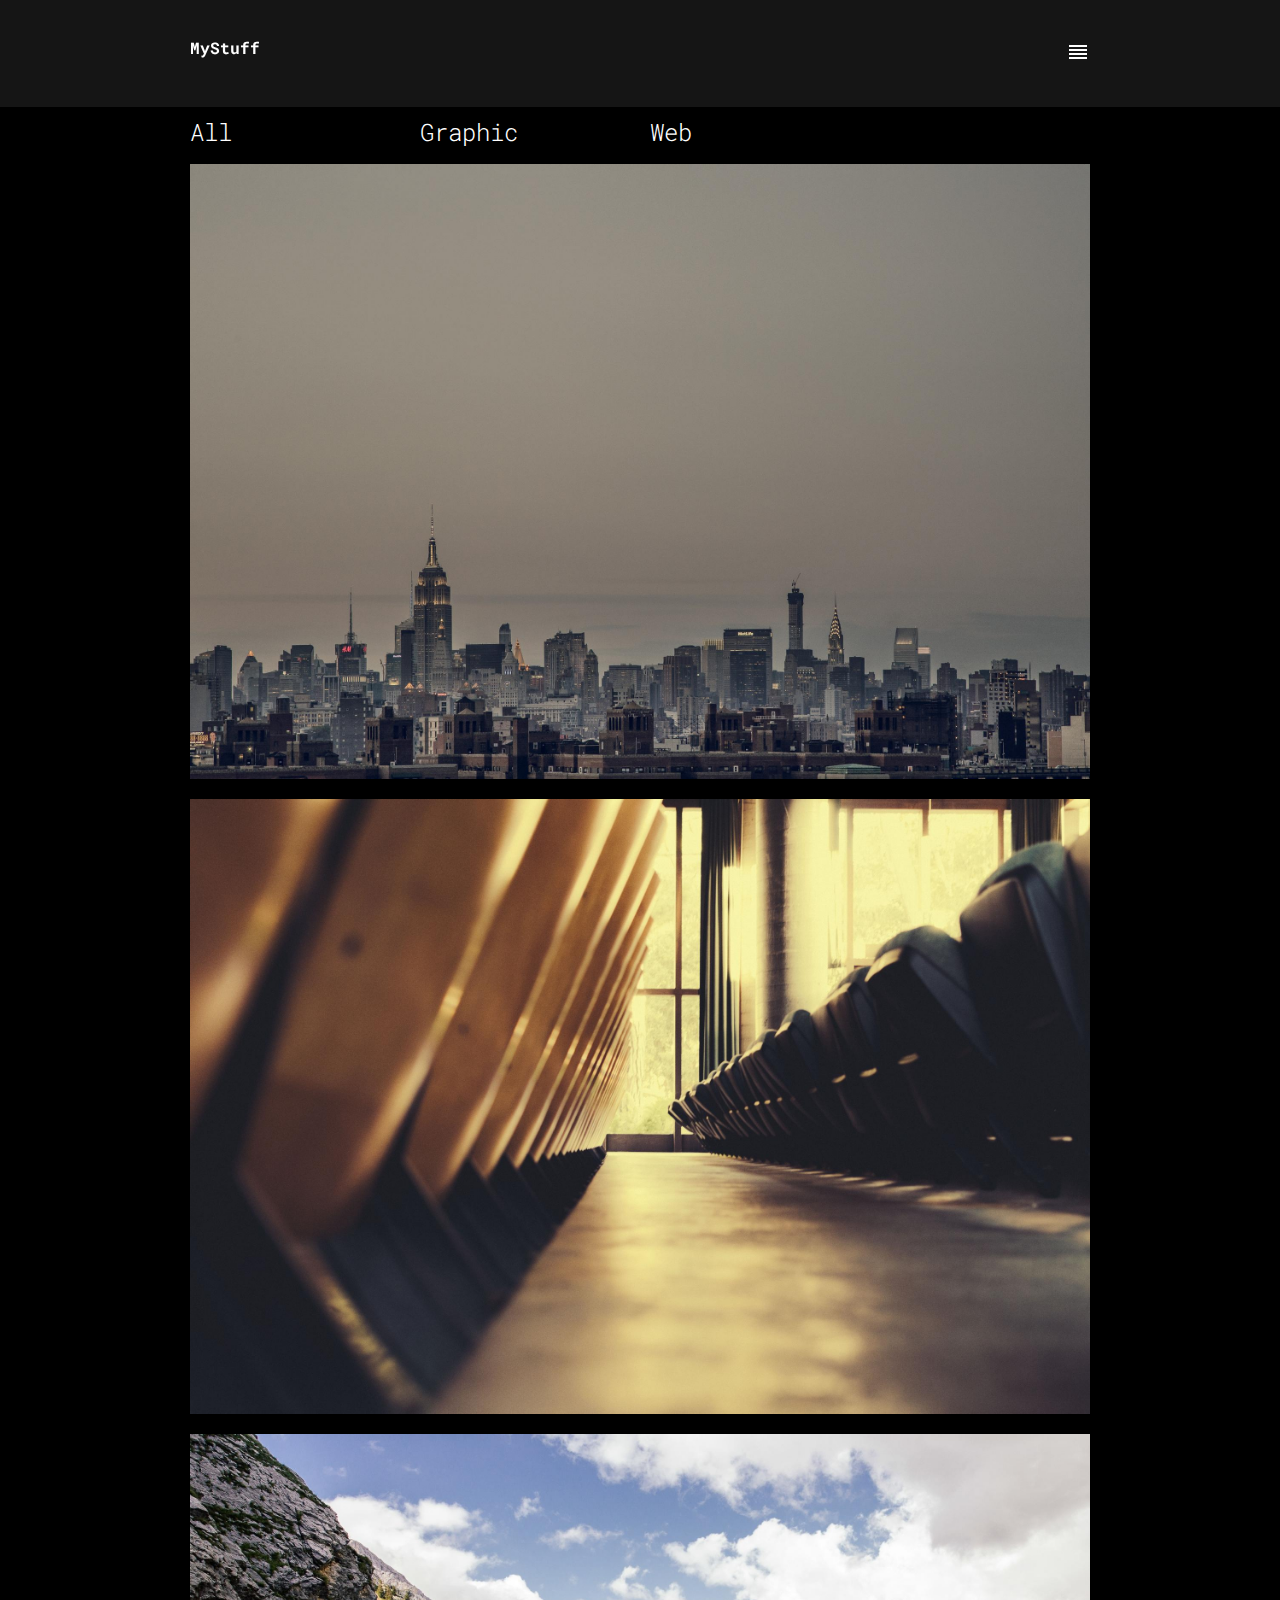
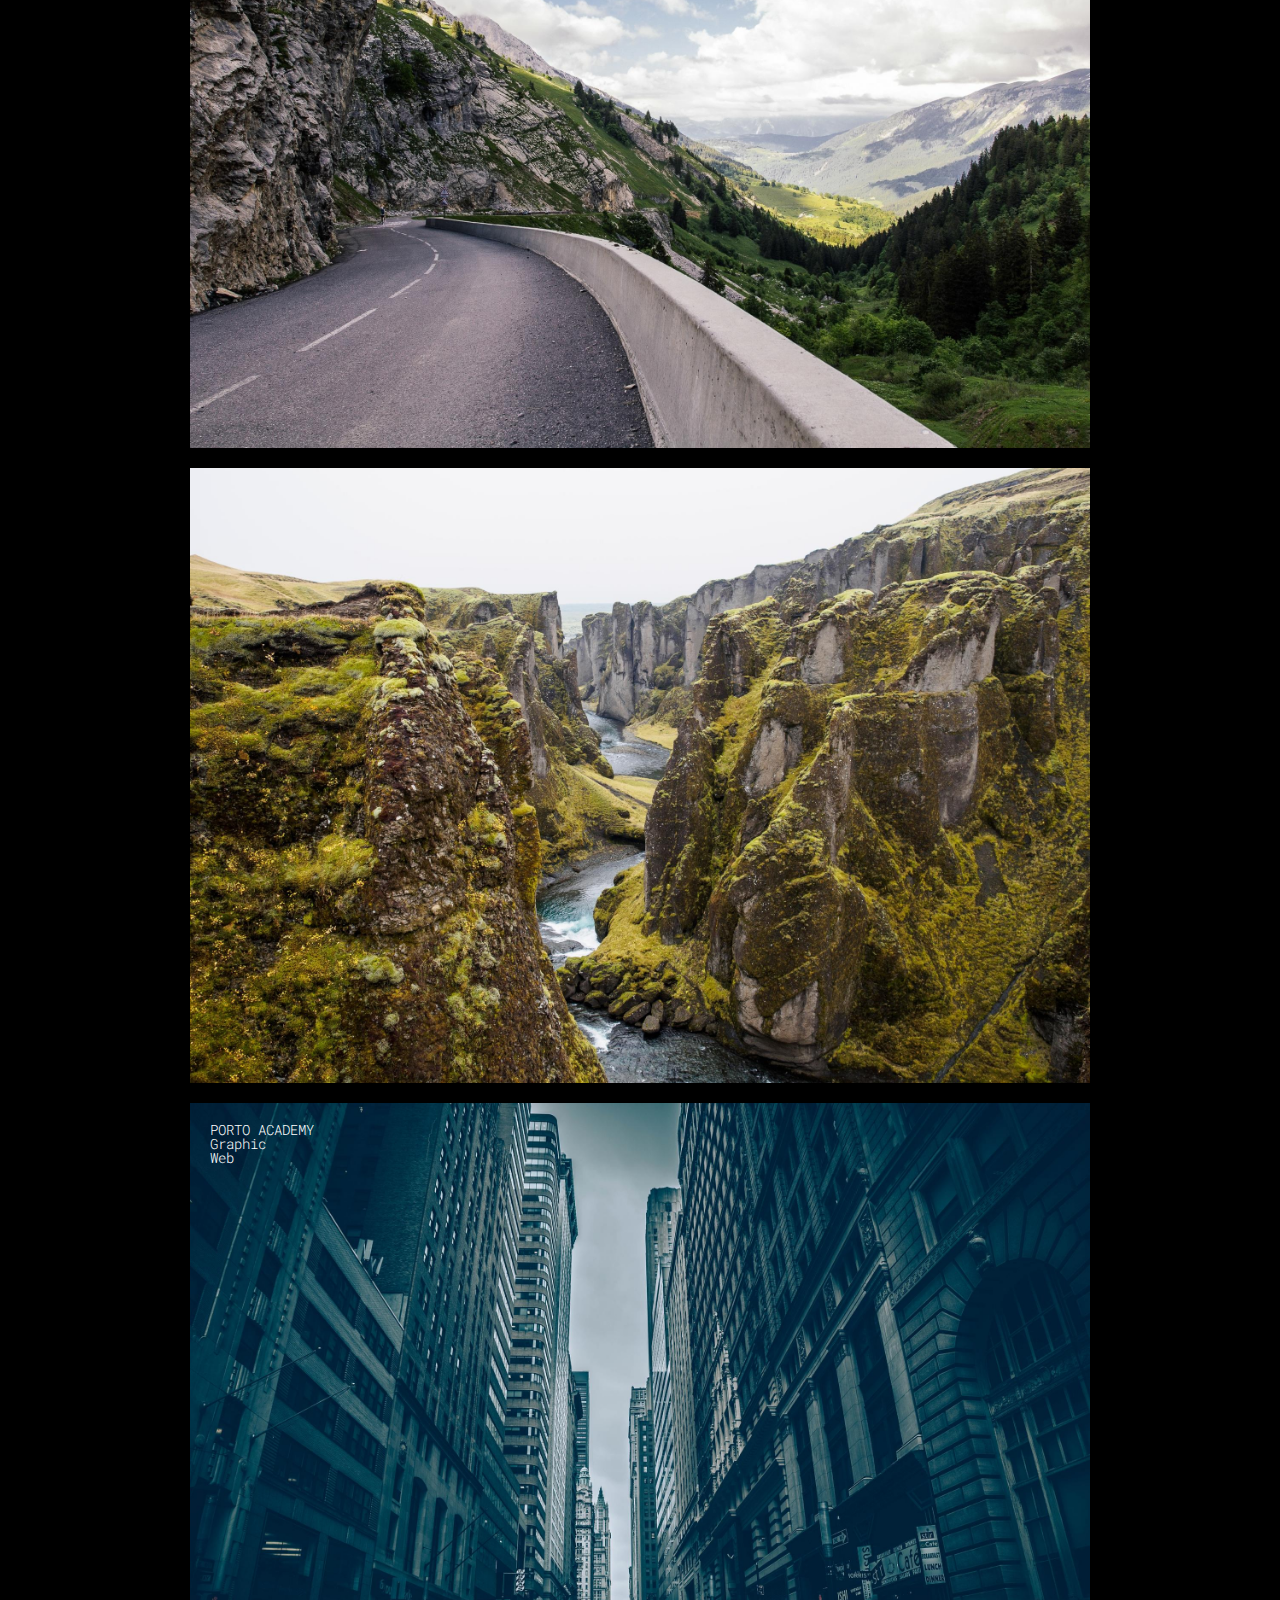
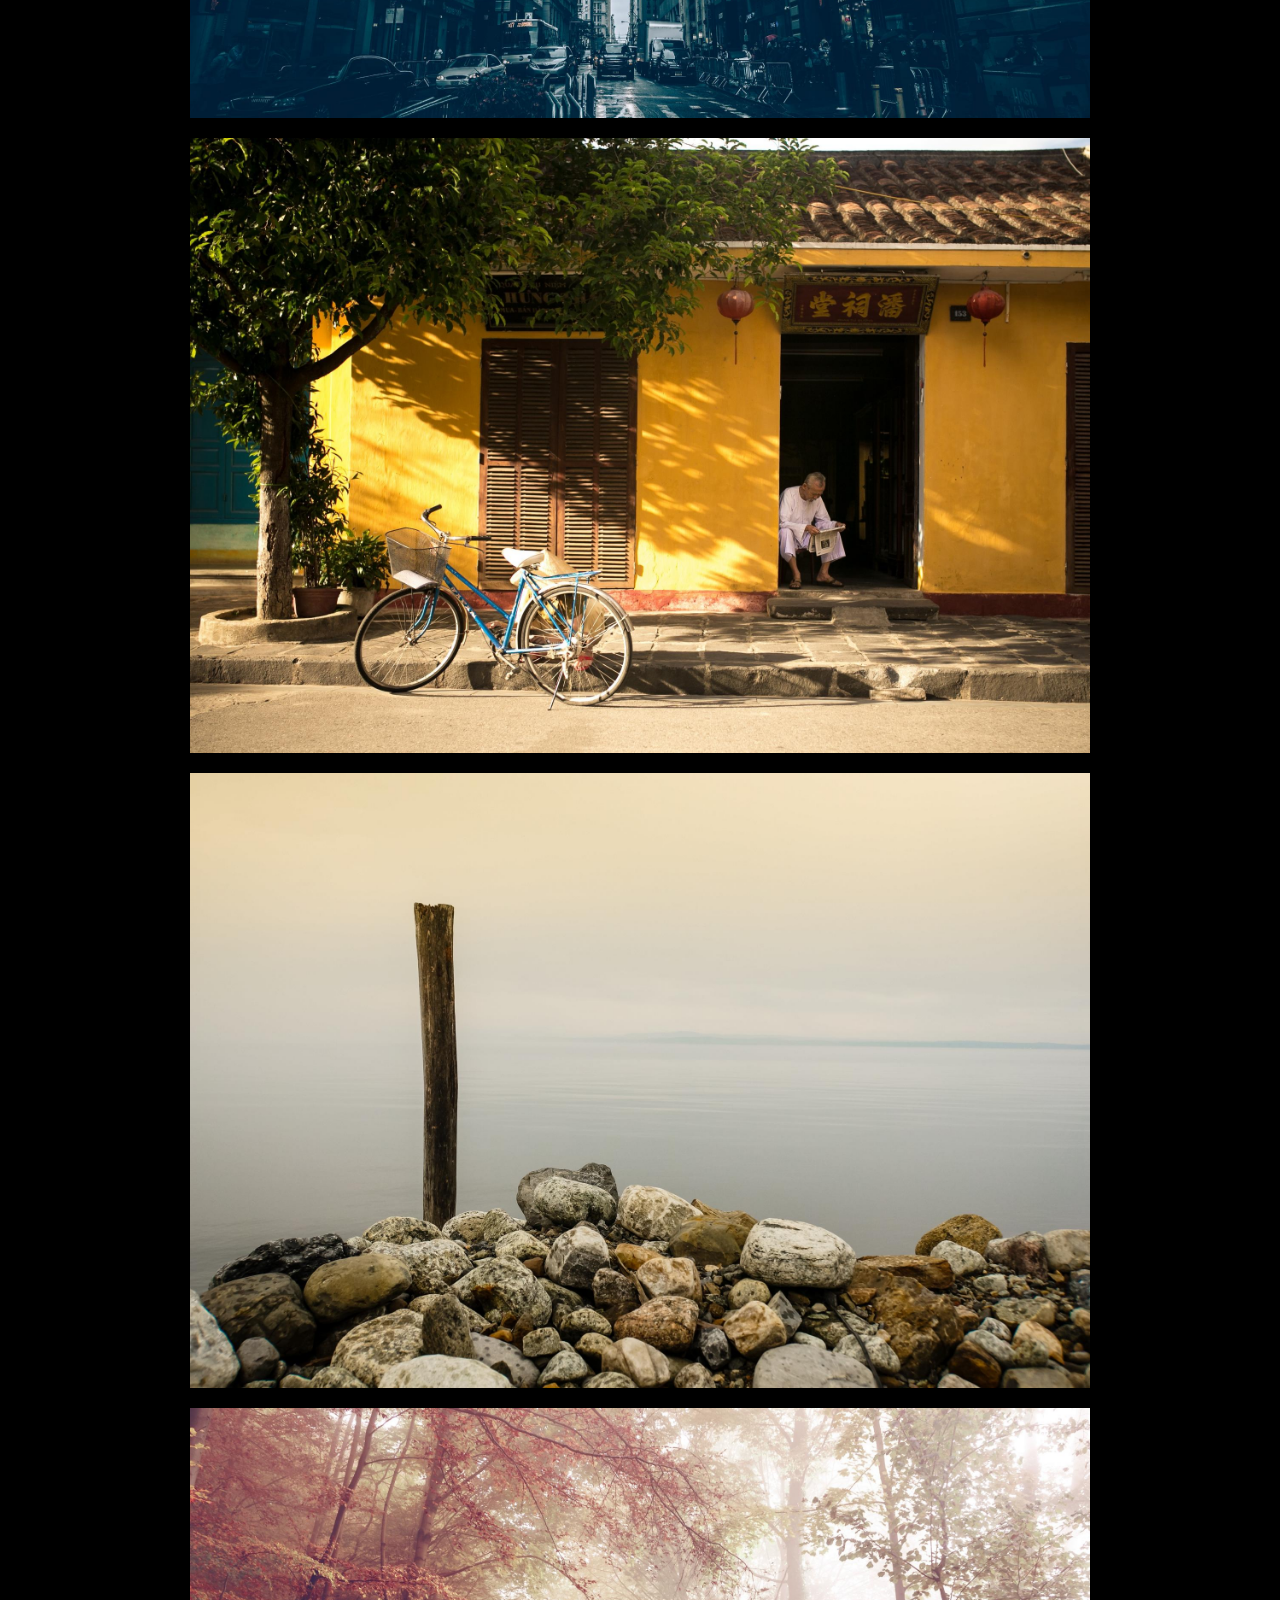
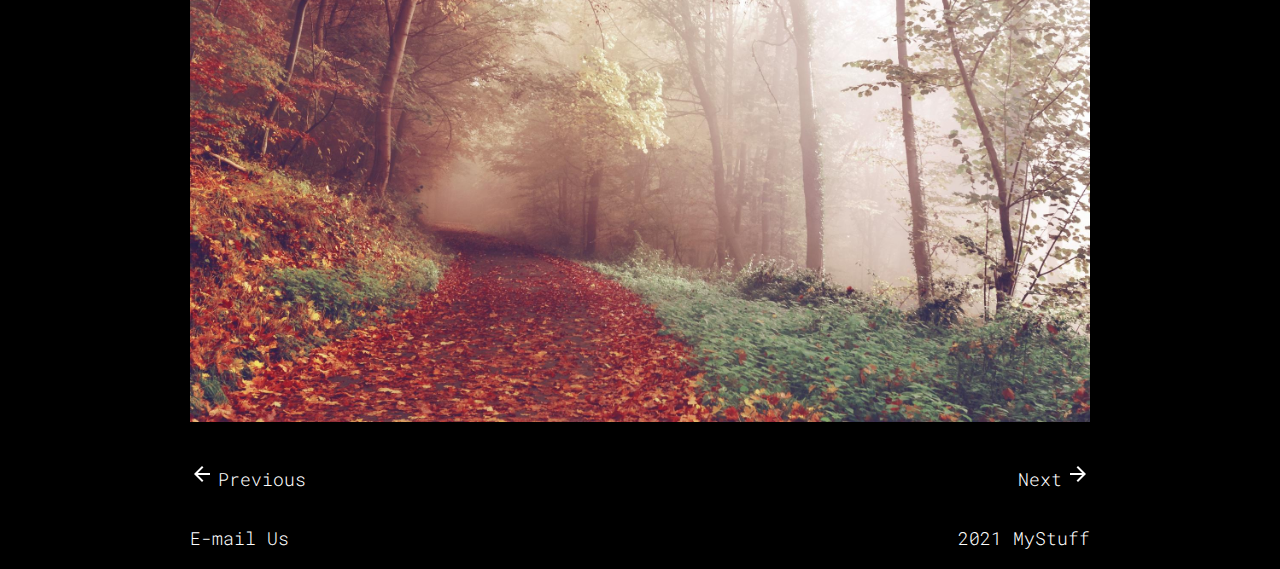
<file: small-shop/images.html>
<!DOCTYPE html>
<html lang="en">

<head>
    <meta charset="UTF-8">
    <meta http-equiv="X-UA-Compatible" content="IE=edge">
    <meta name="viewport" content="width=device-width, initial-scale=1.0">
    <link rel="stylesheet" href="style.css">
    <link rel="stylesheet" href="reset.css">
    <link rel="stylesheet" href="https://fonts.googleapis.com/icon?family=Material+Icons">
    <title>Shop</title>
</head>

<body>
    <div class="main1">
        <input type="checkbox" id="menu-main-check">
        <header>
            <div class="gridrow main-header">
                <a href="index.html" class="col-2 ">
                    <div class="logo text-align-left">
                        <span class="logo logo-lettering">MyStuff</span>
                    </div>
                </a>
                <div class="menu text-align-right col-2">
                    <label for="menu-main-check">
                        <img src="./imgs/reorder.png" alt="menu">
                    </label>
                </div>
            </div>
        </header>
        <nav>
            <ul class="gridrow">
                <li class="col-4 text-align-left"><a href="index.html">Home</a></li>
                <li class="col-4 text-align-left"><a href="#">Graphic</a></li>
                <li class="col-4 text-align-left"><a href="#">Web</a></li>
                <li class="col-4 text-align-left"><a href="#">Contact</a></li>
            </ul>
        </nav>

        <div class="gridrow categories">
            <a class="col-1 categories-lettering" href="images.html">All</a>
            <a class="col-1 categories-lettering" href="graphic-web.html">Graphic</a>
            <a class="col-1 categories-lettering" href="graphic-web.html">Web</a>
        </div>

        <div class="gridrow matrix">
            <a class="col-4" href="#">
                <div class="card">
                    <img class="imgfit" src="./imgs/projeto02.jpg" alt="Projeto02">
                </div>
            </a>
            <a class="matrix-item col-4" href="#">
                <div class="card">
                    <img class="imgfit" src="./imgs/projeto03.jpg" alt="Projeto02">
                </div>
            </a>

            <a class="matrix-item col-4" href="#">
                <div class="card">
                    <img class="imgfit" src="./imgs/projeto04.jpg" alt="Projeto02">
                </div>
            </a>
            <a class="matrix-item col-4" href="#">
                <div class="card">
                    <img class="imgfit" src="./imgs/projeto05.jpg" alt="Projeto05">
                </div>
            </a>

            <a class="matrix-item col-4" href="#">
                <div class="card">
                    <img class="imgfit" src="./imgs/projeto06.jpg" alt="Projeto06">
                    <div class="card-header">
                        <p class="card-header-content uppercase">Porto Academy</p> 
                        <p class="card-header-content">Graphic</p>
                        <p class="card-header-content">Web</p>
                    </div>
                </div>
            </a>

            <a class="matrix-item col-4" href="#">
                <div class="card">
                    <img class="imgfit" src="./imgs/projeto07.jpg" alt="Projeto07">
                </div>
            </a>

            <a class=" matrix-item col-4" href="#">
                <div class="card">
                    <img class="imgfit" src="./imgs/projeto08.jpg" alt="Projeto08">
                </div>
            </a>
            <a class=" matrix-item col-4" href="#">
                <div class="card">
                    <img class="imgfit" src="./imgs/projeto09.jpg" alt="Projeto09">
                </div>
            </a>

           


        </div>

        <div class="gridrow np">
            <a class="col-2 np-item text-align-left" href="#">
                <div class="np-item-organize">
                    <img src="./imgs/outline_arrow_back_white_24dp.png" alt="">
                    <span class="np-lettering">Previous</span>
                </div>
            </a>
            <a class="col-2 np-item text-align-right" href="#">
                <div class="np-item-organize">
                    <span class="np-lettering">Next</span>
                    <img src="./imgs/outline_arrow_forward_white_24dp.png" alt="">
                </div>
            </a>

        </div>

        <div class="footer gridrow">
                <span class="footer-contenter-lettering col-2 text-align-left">E-mail Us</span>
                <span class="footer-contenter-lettering col-2 text-align-right">2021 MyStuff</span>
        </div>




    </div>
</body>

</html>
</file>
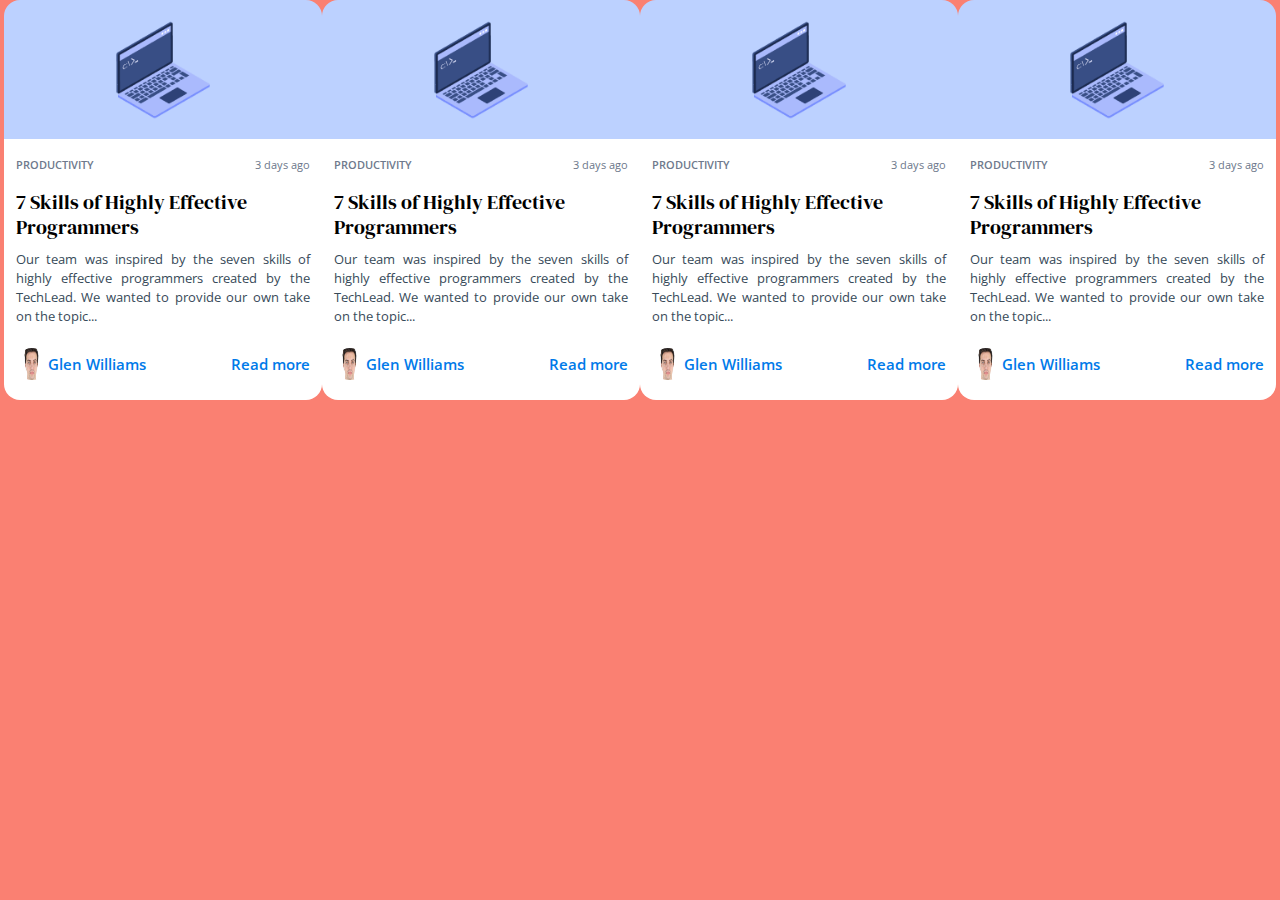
<file: Exercícios/card/card.html>
<!DOCTYPE html>
<html lang="en">

<head>
    <meta charset="UTF-8">
    <meta http-equiv="X-UA-Compatible" content="IE=edge">
    <meta name="viewport" content="width=device-width, initial-scale=1.0">
    <title>Document</title>
    <link rel="stylesheet" href="reset.css">
    <link rel="stylesheet" href="card_style.css">
</head>

<body>

    <div class="card">
        <div class="card_thumbnail">
            <img src="assets/Laptop.png" alt="Laptop" class="imagelap">
        </div>
        <div class="card_content">
            <div class="top_info">
                <p class="subtitle">PRODUCTIVITY</p>
                <p class="days_info">3 days ago</p>
            </div>
            <div class="middle_info">
                <h5>7 Skills of Highly Effective Programmers</h5>
                <p class="text_content">Our team was inspired by the seven skills of highly effective programmers
                    created by the TechLead. We wanted to provide our own take on the topic...</p>
            </div>
            <div class="bottom_info">
                <div class="author">
                    <img src="assets/face.jpg" alt="face" class="creator_image">
                    <p>Glen Williams</p>
                </div>
                <div class="information">
                    <p>Read more</p>
                </div>
            </div>
        </div>
    </div>
    <div class="card">
        <div class="card_thumbnail">
            <img src="assets/Laptop.png" alt="Laptop" class="imagelap">
        </div>
        <div class="card_content">
            <div class="top_info">
                <p class="subtitle">PRODUCTIVITY</p>
                <p class="days_info">3 days ago</p>
            </div>
            <div class="middle_info">
                <h5>7 Skills of Highly Effective Programmers</h5>
                <p class="text_content">Our team was inspired by the seven skills of highly effective programmers
                    created by the TechLead. We wanted to provide our own take on the topic...</p>
            </div>
            <div class="bottom_info">
                <div class="author">
                    <img src="assets/face.jpg" alt="face" class="creator_image">
                    <p>Glen Williams</p>
                </div>
                <div class="information">
                    <p>Read more</p>
                </div>
            </div>
        </div>



    </div>
    <div class="card">
        <div class="card_thumbnail">
            <img src="assets/Laptop.png" alt="Laptop" class="imagelap">
        </div>
        <div class="card_content">
            <div class="top_info">
                <p class="subtitle">PRODUCTIVITY</p>
                <p class="days_info">3 days ago</p>
            </div>
            <div class="middle_info">
                <h5>7 Skills of Highly Effective Programmers</h5>
                <p class="text_content">Our team was inspired by the seven skills of highly effective programmers
                    created by the TechLead. We wanted to provide our own take on the topic...</p>
            </div>
            <div class="bottom_info">
                <div class="author">
                    <img src="assets/face.jpg" alt="face" class="creator_image">
                    <p>Glen Williams</p>
                </div>
                <div class="information">
                    <p>Read more</p>
                </div>
            </div>
        </div>
    </div>
    <div class="card">
        <div class="card_thumbnail">
            <img src="assets/Laptop.png" alt="Laptop" class="imagelap">
        </div>
        <div class="card_content">
            <div class="top_info">
                <p class="subtitle">PRODUCTIVITY</p>
                <p class="days_info">3 days ago</p>
            </div>
            <div class="middle_info">
                <h5>7 Skills of Highly Effective Programmers</h5>
                <p class="text_content">Our team was inspired by the seven skills of highly effective programmers
                    created by the TechLead. We wanted to provide our own take on the topic...</p>
            </div>
            <div class="bottom_info">
                <div class="author">
                    <img src="assets/face.jpg" alt="face" class="creator_image">
                    <p>Glen Williams</p>
                </div>
                <div class="information">
                    <p>Read more</p>
                </div>
            </div>
        </div>



    </div>

</body>

</html>
</file>
<file: Exercícios/ex1-resp/style.css>
html {
  line-height: 1.15;
  /* 1 */
  -webkit-text-size-adjust: 100%;
  /* 2 */
}

body {
  margin: 0;
}

main {
  display: block;
}

h1 {
  font-size: 2em;
  margin: 0.67em 0;
}

hr {
  -webkit-box-sizing: content-box;
          box-sizing: content-box;
  /* 1 */
  height: 0;
  /* 1 */
  overflow: visible;
  /* 2 */
}

pre {
  font-family: monospace, monospace;
  /* 1 */
  font-size: 1em;
  /* 2 */
}

a {
  background-color: transparent;
}

abbr[title] {
  border-bottom: none;
  /* 1 */
  text-decoration: underline;
  /* 2 */
  -webkit-text-decoration: underline dotted;
          text-decoration: underline dotted;
  /* 2 */
}

b,
strong {
  font-weight: bolder;
}

code,
kbd,
samp {
  font-family: monospace, monospace;
  /* 1 */
  font-size: 1em;
  /* 2 */
}

small {
  font-size: 80%;
}

sub,
sup {
  font-size: 75%;
  line-height: 0;
  position: relative;
  vertical-align: baseline;
}

sub {
  bottom: -0.25em;
}

sup {
  top: -0.5em;
}

img {
  border-style: none;
}

button,
input,
optgroup,
select,
textarea {
  font-family: inherit;
  /* 1 */
  font-size: 100%;
  /* 1 */
  line-height: 1.15;
  /* 1 */
  margin: 0;
  /* 2 */
}

button,
input {
  /* 1 */
  overflow: visible;
}

button,
select {
  /* 1 */
  text-transform: none;
}

button,
[type="button"],
[type="reset"],
[type="submit"] {
  -webkit-appearance: button;
}

button::-moz-focus-inner,
[type="button"]::-moz-focus-inner,
[type="reset"]::-moz-focus-inner,
[type="submit"]::-moz-focus-inner {
  border-style: none;
  padding: 0;
}

button:-moz-focusring,
[type="button"]:-moz-focusring,
[type="reset"]:-moz-focusring,
[type="submit"]:-moz-focusring {
  outline: 1px dotted ButtonText;
}

fieldset {
  padding: 0.35em 0.75em 0.625em;
}

legend {
  -webkit-box-sizing: border-box;
          box-sizing: border-box;
  /* 1 */
  color: inherit;
  /* 2 */
  display: table;
  /* 1 */
  max-width: 100%;
  /* 1 */
  padding: 0;
  /* 3 */
  white-space: normal;
  /* 1 */
}

progress {
  vertical-align: baseline;
}

textarea {
  overflow: auto;
}

[type="checkbox"],
[type="radio"] {
  -webkit-box-sizing: border-box;
          box-sizing: border-box;
  /* 1 */
  padding: 0;
  /* 2 */
}

[type="number"]::-webkit-inner-spin-button,
[type="number"]::-webkit-outer-spin-button {
  height: auto;
}

[type="search"] {
  -webkit-appearance: textfield;
  /* 1 */
  outline-offset: -2px;
  /* 2 */
}

[type="search"]::-webkit-search-decoration {
  -webkit-appearance: none;
}

::-webkit-file-upload-button {
  -webkit-appearance: button;
  /* 1 */
  font: inherit;
  /* 2 */
}

details {
  display: block;
}

summary {
  display: list-item;
}

template {
  display: none;
}

[hidden] {
  display: none;
}

/* ================================== */
/* ======= MARGINS / PADDINGS ======= */
/* ================================== */
.marginnone {
  margin: 0 !important;
}

.marginhorizontalnone {
  margin-left: 0 !important;
  margin-right: 0 !important;
}

.marginverticalnone {
  margin-top: 0 !important;
  margin-bottom: 0 !important;
}

.margintopnone {
  margin-top: 0 !important;
}

.marginrightnone {
  margin-right: 0 !important;
}

.marginbottomnone {
  margin-bottom: 0 !important;
}

.marginleftnone {
  margin-left: 0 !important;
}

.paddingnone {
  padding: 0 !important;
}

.paddinghorizontalnone {
  padding-left: 0 !important;
  padding-right: 0 !important;
}

.paddingverticalnone {
  padding-top: 0 !important;
  padding-bottom: 0 !important;
}

.paddingtopnone {
  padding-top: 0 !important;
}

.paddingrightnone {
  padding-right: 0 !important;
}

.paddingbottomnone {
  padding-bottom: 0 !important;
}

.paddingleftnone {
  padding-left: 0 !important;
}

.marginfull {
  margin: 20px !important;
}

.marginhorizontalfull {
  margin-left: 20px !important;
  margin-right: 20px !important;
}

.marginverticalfull {
  margin-top: 20px !important;
  margin-bottom: 20px !important;
}

.margintopfull, .card {
  margin-top: 20px !important;
}

.marginrightfull {
  margin-right: 20px !important;
}

.marginbottomfull {
  margin-bottom: 20px !important;
}

.marginleftfull {
  margin-left: 20px !important;
}

.paddingfull {
  padding: 20px !important;
}

.paddinghorizontalfull {
  padding-left: 20px !important;
  padding-right: 20px !important;
}

.paddingverticalfull {
  padding-top: 20px !important;
  padding-bottom: 20px !important;
}

.paddingtopfull {
  padding-top: 20px !important;
}

.paddingrightfull {
  padding-right: 20px !important;
}

.paddingbottomfull {
  padding-bottom: 20px !important;
}

.paddingleftfull {
  padding-left: 20px !important;
}

.margindouble {
  margin: 40px !important;
}

.marginhorizontaldouble {
  margin-left: 40px !important;
  margin-right: 40px !important;
}

.marginverticaldouble {
  margin-top: 40px !important;
  margin-bottom: 40px !important;
}

.margintopdouble {
  margin-top: 40px !important;
}

.marginrightdouble {
  margin-right: 40px !important;
}

.marginbottomdouble {
  margin-bottom: 40px !important;
}

.marginleftdouble {
  margin-left: 40px !important;
}

.paddingdouble {
  padding: 40px !important;
}

.paddinghorizontaldouble {
  padding-left: 40px !important;
  padding-right: 40px !important;
}

.paddingverticaldouble {
  padding-top: 40px !important;
  padding-bottom: 40px !important;
}

.paddingtopdouble {
  padding-top: 40px !important;
}

.paddingrightdouble {
  padding-right: 40px !important;
}

.paddingbottomdouble {
  padding-bottom: 40px !important;
}

.paddingleftdouble {
  padding-left: 40px !important;
}

/* ==================== */
/* ======= CARD ======= */
/* ==================== */
.card {
  width: 100%;
  height: 15vh;
  background-color: #D27979;
}

@media (min-width: 960px) {
  .card {
    height: 30vh;
  }
}

html {
  color: #FFF;
  background-color: #121212;
  font-weight: 300;
  line-height: 1.618;
  font-size: 13.33333px;
}

@media (min-width: 750px) {
  html {
    font-size: 14.33333px;
  }
}

@media (min-width: 960px) {
  html {
    font-size: 15.33333px;
  }
}

.gridrowfull {
  width: 100%;
}

.gridrow {
  width: calc(100% - 20px);
  margin: 0 auto;
}

@media (min-width: 750px) {
  .gridrow {
    width: calc(90% - 20px);
  }
}

@media (min-width: 960px) {
  .gridrow {
    width: 920px;
  }
}

@media (min-width: 1400px) {
  .gridrow {
    width: 1340px;
  }
}

.gridrow {
  display: -webkit-box;
  display: -ms-flexbox;
  display: flex;
  -webkit-box-orient: horizontal;
  -webkit-box-direction: normal;
      -ms-flex-direction: row;
          flex-direction: row;
  -ms-flex-wrap: wrap;
      flex-wrap: wrap;
}

.gridrow .col {
  -webkit-box-sizing: border-box;
          box-sizing: border-box;
  padding-left: 10px;
  padding-right: 10px;
  -webkit-box-flex: 1;
      -ms-flex: 1;
          flex: 1;
}

.gridrow .offset1 {
  margin-left: 16.66667%;
  margin-left: 33.33333%;
  margin-left: 50%;
  margin-left: 66.66667%;
  margin-left: 83.33333%;
  margin-left: 100%;
}

.gridrow .offset1 .col-1 {
  -webkit-box-sizing: border-box;
          box-sizing: border-box;
  width: 16.66667%;
  padding-left: 10px;
  padding-right: 10px;
}

.gridrow .offset1 .col-2 {
  -webkit-box-sizing: border-box;
          box-sizing: border-box;
  width: 33.33333%;
  padding-left: 10px;
  padding-right: 10px;
}

.gridrow .offset1 .col-3 {
  -webkit-box-sizing: border-box;
          box-sizing: border-box;
  width: 50%;
  padding-left: 10px;
  padding-right: 10px;
}

.gridrow .offset1 .col-4 {
  -webkit-box-sizing: border-box;
          box-sizing: border-box;
  width: 66.66667%;
  padding-left: 10px;
  padding-right: 10px;
}

.gridrow .offset1 .col-5 {
  -webkit-box-sizing: border-box;
          box-sizing: border-box;
  width: 83.33333%;
  padding-left: 10px;
  padding-right: 10px;
}

.gridrow .offset1 .col-6 {
  -webkit-box-sizing: border-box;
          box-sizing: border-box;
  width: 100%;
  padding-left: 10px;
  padding-right: 10px;
}
/*# sourceMappingURL=style.css.map */
</file>
<file: Exercícios/ex1-resp/EX2-RESP/style.css>
html {
  line-height: 1.15;
  /* 1 */
  -webkit-text-size-adjust: 100%;
  /* 2 */
}

body {
  margin: 0;
}

main {
  display: block;
}

h1 {
  font-size: 2em;
  margin: 0.67em 0;
}

hr {
  -webkit-box-sizing: content-box;
          box-sizing: content-box;
  /* 1 */
  height: 0;
  /* 1 */
  overflow: visible;
  /* 2 */
}

pre {
  font-family: monospace, monospace;
  /* 1 */
  font-size: 1em;
  /* 2 */
}

a {
  background-color: transparent;
}

abbr[title] {
  border-bottom: none;
  /* 1 */
  text-decoration: underline;
  /* 2 */
  -webkit-text-decoration: underline dotted;
          text-decoration: underline dotted;
  /* 2 */
}

b,
strong {
  font-weight: bolder;
}

code,
kbd,
samp {
  font-family: monospace, monospace;
  /* 1 */
  font-size: 1em;
  /* 2 */
}

small {
  font-size: 80%;
}

sub,
sup {
  font-size: 75%;
  line-height: 0;
  position: relative;
  vertical-align: baseline;
}

sub {
  bottom: -0.25em;
}

sup {
  top: -0.5em;
}

img {
  border-style: none;
}

button,
input,
optgroup,
select,
textarea {
  font-family: inherit;
  /* 1 */
  font-size: 100%;
  /* 1 */
  line-height: 1.15;
  /* 1 */
  margin: 0;
  /* 2 */
}

button,
input {
  /* 1 */
  overflow: visible;
}

button,
select {
  /* 1 */
  text-transform: none;
}

button,
[type="button"],
[type="reset"],
[type="submit"] {
  -webkit-appearance: button;
}

button::-moz-focus-inner,
[type="button"]::-moz-focus-inner,
[type="reset"]::-moz-focus-inner,
[type="submit"]::-moz-focus-inner {
  border-style: none;
  padding: 0;
}

button:-moz-focusring,
[type="button"]:-moz-focusring,
[type="reset"]:-moz-focusring,
[type="submit"]:-moz-focusring {
  outline: 1px dotted ButtonText;
}

fieldset {
  padding: 0.35em 0.75em 0.625em;
}

legend {
  -webkit-box-sizing: border-box;
          box-sizing: border-box;
  /* 1 */
  color: inherit;
  /* 2 */
  display: table;
  /* 1 */
  max-width: 100%;
  /* 1 */
  padding: 0;
  /* 3 */
  white-space: normal;
  /* 1 */
}

progress {
  vertical-align: baseline;
}

textarea {
  overflow: auto;
}

[type="checkbox"],
[type="radio"] {
  -webkit-box-sizing: border-box;
          box-sizing: border-box;
  /* 1 */
  padding: 0;
  /* 2 */
}

[type="number"]::-webkit-inner-spin-button,
[type="number"]::-webkit-outer-spin-button {
  height: auto;
}

[type="search"] {
  -webkit-appearance: textfield;
  /* 1 */
  outline-offset: -2px;
  /* 2 */
}

[type="search"]::-webkit-search-decoration {
  -webkit-appearance: none;
}

::-webkit-file-upload-button {
  -webkit-appearance: button;
  /* 1 */
  font: inherit;
  /* 2 */
}

details {
  display: block;
}

summary {
  display: list-item;
}

template {
  display: none;
}

[hidden] {
  display: none;
}

/* ================================== */
/* ======= MARGINS / PADDINGS ======= */
/* ================================== */
.marginnone {
  margin: 0 !important;
}

.marginhorizontalnone {
  margin-left: 0 !important;
  margin-right: 0 !important;
}

.marginverticalnone {
  margin-top: 0 !important;
  margin-bottom: 0 !important;
}

.margintopnone {
  margin-top: 0 !important;
}

.marginrightnone {
  margin-right: 0 !important;
}

.marginbottomnone {
  margin-bottom: 0 !important;
}

.marginleftnone {
  margin-left: 0 !important;
}

.paddingnone {
  padding: 0 !important;
}

.paddinghorizontalnone {
  padding-left: 0 !important;
  padding-right: 0 !important;
}

.paddingverticalnone {
  padding-top: 0 !important;
  padding-bottom: 0 !important;
}

.paddingtopnone {
  padding-top: 0 !important;
}

.paddingrightnone {
  padding-right: 0 !important;
}

.paddingbottomnone {
  padding-bottom: 0 !important;
}

.paddingleftnone {
  padding-left: 0 !important;
}

.marginfull {
  margin: 20px !important;
}

.marginhorizontalfull {
  margin-left: 20px !important;
  margin-right: 20px !important;
}

.marginverticalfull {
  margin-top: 20px !important;
  margin-bottom: 20px !important;
}

.margintopfull, .card {
  margin-top: 20px !important;
}

.marginrightfull {
  margin-right: 20px !important;
}

.marginbottomfull {
  margin-bottom: 20px !important;
}

.marginleftfull {
  margin-left: 20px !important;
}

.paddingfull {
  padding: 20px !important;
}

.paddinghorizontalfull {
  padding-left: 20px !important;
  padding-right: 20px !important;
}

.paddingverticalfull {
  padding-top: 20px !important;
  padding-bottom: 20px !important;
}

.paddingtopfull {
  padding-top: 20px !important;
}

.paddingrightfull {
  padding-right: 20px !important;
}

.paddingbottomfull {
  padding-bottom: 20px !important;
}

.paddingleftfull {
  padding-left: 20px !important;
}

.margindouble {
  margin: 40px !important;
}

.marginhorizontaldouble {
  margin-left: 40px !important;
  margin-right: 40px !important;
}

.marginverticaldouble {
  margin-top: 40px !important;
  margin-bottom: 40px !important;
}

.margintopdouble {
  margin-top: 40px !important;
}

.marginrightdouble {
  margin-right: 40px !important;
}

.marginbottomdouble {
  margin-bottom: 40px !important;
}

.marginleftdouble {
  margin-left: 40px !important;
}

.paddingdouble {
  padding: 40px !important;
}

.paddinghorizontaldouble {
  padding-left: 40px !important;
  padding-right: 40px !important;
}

.paddingverticaldouble {
  padding-top: 40px !important;
  padding-bottom: 40px !important;
}

.paddingtopdouble {
  padding-top: 40px !important;
}

.paddingrightdouble {
  padding-right: 40px !important;
}

.paddingbottomdouble {
  padding-bottom: 40px !important;
}

.paddingleftdouble {
  padding-left: 40px !important;
}

/* ==================== */
/* ======= CARD ======= */
/* ==================== */
.card {
  width: 100%;
  height: 15vh;
  background-color: #D27979;
}

@media (min-width: 960px) {
  .card {
    height: 30vh;
  }
}

.gridrowfull {
  width: 100%;
}

html {
  color: #FFF;
  background-color: #121212;
  font-weight: 300;
  line-height: 1.618;
  font-size: 13.33333px;
}

@media (min-width: 750px) {
  html {
    font-size: 14.33333px;
  }
}

@media (min-width: 960px) {
  html {
    font-size: 15.33333px;
  }
}

.gridrow {
  width: calc(100% - 20px);
  margin: 0 auto;
}

@media (min-width: 750px) {
  .gridrow {
    width: calc(90% - 20px);
  }
}

@media (min-width: 960px) {
  .gridrow {
    width: 920px;
  }
}

@media (min-width: 1400px) {
  .gridrow {
    width: 1340px;
  }
}

body .gridrow {
  display: -webkit-box;
  display: -ms-flexbox;
  display: flex;
  -ms-flex-wrap: wrap;
      flex-wrap: wrap;
  width: calc(100% - 20px);
}

body .gridrow .col-1 {
  -webkit-box-sizing: border-box;
          box-sizing: border-box;
  width: 16.66667%;
  padding-left: 10px;
  padding-right: 10px;
}

body .gridrow .col-2 {
  -webkit-box-sizing: border-box;
          box-sizing: border-box;
  width: 33.33333%;
  padding-left: 10px;
  padding-right: 10px;
}

body .gridrow .col-3 {
  -webkit-box-sizing: border-box;
          box-sizing: border-box;
  width: 50%;
  padding-left: 10px;
  padding-right: 10px;
}

body .gridrow .col-4 {
  -webkit-box-sizing: border-box;
          box-sizing: border-box;
  width: 66.66667%;
  padding-left: 10px;
  padding-right: 10px;
}

body .gridrow .col-5 {
  -webkit-box-sizing: border-box;
          box-sizing: border-box;
  width: 83.33333%;
  padding-left: 10px;
  padding-right: 10px;
}

body .gridrow .col-6 {
  -webkit-box-sizing: border-box;
          box-sizing: border-box;
  width: 100%;
  padding-left: 10px;
  padding-right: 10px;
}

@media (min-width: 750px) {
  body .gridrow .col-t-1 {
    -webkit-box-sizing: border-box;
            box-sizing: border-box;
    width: 16.66667%;
    padding-left: 10px;
    padding-right: 10px;
  }
  body .gridrow .col-t-2 {
    -webkit-box-sizing: border-box;
            box-sizing: border-box;
    width: 33.33333%;
    padding-left: 10px;
    padding-right: 10px;
  }
  body .gridrow .col-t-3 {
    -webkit-box-sizing: border-box;
            box-sizing: border-box;
    width: 50%;
    padding-left: 10px;
    padding-right: 10px;
  }
  body .gridrow .col-t-4 {
    -webkit-box-sizing: border-box;
            box-sizing: border-box;
    width: 66.66667%;
    padding-left: 10px;
    padding-right: 10px;
  }
  body .gridrow .col-t-5 {
    -webkit-box-sizing: border-box;
            box-sizing: border-box;
    width: 83.33333%;
    padding-left: 10px;
    padding-right: 10px;
  }
  body .gridrow .col-t-6 {
    -webkit-box-sizing: border-box;
            box-sizing: border-box;
    width: 100%;
    padding-left: 10px;
    padding-right: 10px;
  }
}

@media (min-width: 960px) {
  body .gridrow .col-d-1 {
    -webkit-box-sizing: border-box;
            box-sizing: border-box;
    width: 16.66667%;
    padding-left: 10px;
    padding-right: 10px;
  }
  body .gridrow .col-d-2 {
    -webkit-box-sizing: border-box;
            box-sizing: border-box;
    width: 33.33333%;
    padding-left: 10px;
    padding-right: 10px;
  }
  body .gridrow .col-d-3 {
    -webkit-box-sizing: border-box;
            box-sizing: border-box;
    width: 50%;
    padding-left: 10px;
    padding-right: 10px;
  }
  body .gridrow .col-d-4 {
    -webkit-box-sizing: border-box;
            box-sizing: border-box;
    width: 66.66667%;
    padding-left: 10px;
    padding-right: 10px;
  }
  body .gridrow .col-d-5 {
    -webkit-box-sizing: border-box;
            box-sizing: border-box;
    width: 83.33333%;
    padding-left: 10px;
    padding-right: 10px;
  }
  body .gridrow .col-d-6 {
    -webkit-box-sizing: border-box;
            box-sizing: border-box;
    width: 100%;
    padding-left: 10px;
    padding-right: 10px;
  }
}
/*# sourceMappingURL=style.css.map */
</file>
<file: box_models/css_general.css>
section {
    margin: 0 0 32px 0;
}

.sandbox {
    width: 100%;
    background-color: gainsboro;
    height: 175px;
    position: relative;
}

pre {
    display: inline;
}

.box {
    width: 50px;
    height: 50px;
    background-color: red;
}



.target {
    width: 50px;
    height: 50px;
    border: 1px dashed gray;
}



.target-z-2 {
    z-index: 2;
}

.target-1 {
    margin: 0 auto;
}


.target-2 {
    position: relative;
    top: 50px;
}

.target-3 {
    position: absolute;
    right: 0;
    top: 0;
}

.target-4 {
    width: 100px;
    height: 80px;
    background-color: blue;
    position: relative;
    margin: 0 auto;
}

.target-5-wrapper .target-5,
.box-5-wrapper .box-5 {
    display: inline-block;
}

.target-5-wrapper {
    position: absolute;
    right: 0;
    bottom: 0;
}

.target-5 {
    border-radius: 100%;
}

.box-text,
.target-6 {
    display: inline;
}

.target-text {
    letter-spacing: 10px;
    text-align: center;
    opacity: .5;
    font-size: 2rem;
}

.target-7-wrapper {
    display: flex;
    margin: 0 auto;
    width: min-content;
}

.target-fill {
    width: 50px;
    height: 50px;
    background: gray;
}

.target-fill:nth-child(1) {
    background-color: orange;
}

.target-z-1 {
    z-index: 1;
    position: absolute;
    margin: 5px;

}


/* place your code below */
</file>
<file: formulario/formulario.css>
form {
    width: 600px;
    margin: 0 auto;
}

.form_group {
    display: flex;
    flex-direction: column;
    margin-bottom: 12px;
    font-family: Arial, Helvetica, sans-serif;
}

.form_group label {
    margin-bottom: 4px;
    font-family: Arial, Helvetica, sans-serif;
}
.form_group input {
    padding: 12px;
}

button {
    width: 100%;
    padding: 12px;
    background-color: blue;
    color: white;
    border: 0;
    border-radius: 4px;
}
</file>
<file: oclock/style.css>
@import url("https://fonts.googleapis.com/css2?family=DM+Serif+Display&family=Jockey+One&display=swap");
@import url("https://fonts.googleapis.com/css2?family=Inter:wght@300;500;600;800&display=swap");
body {
  font-family: 'Inter', sans-serif;
}

h5, h4, p {
  margin: 0;
  padding: 0;
}

.container-menu .logo {
  font-family: "Jockey One";
  font-size: 40px;
  color: black;
}

.container-filters ol li a {
  font-family: "Inter", sans-serif;
  font-weight: 300;
  font-style: none;
  font-size: 14px;
  color: black;
}

.card-product .card-content .card-content--title {
  font-weight: 800;
  font-style: none;
  font-size: 22px;
  color: black;
}

.card-product .card-content .card-content--subtitle {
  font-weight: 500;
  font-style: italic;
  font-size: 20px;
  color: black;
  padding: 0;
}

.card-product .card-content .card-content--description {
  font-weight: 300;
  font-style: none;
  font-size: 14px;
  color: black;
  padding: 10px 0 10px 0;
}

.card-product .card-content .card-content--price {
  font-weight: 500;
  font-style: none;
  font-size: 20px;
  color: #808080;
}

.btn {
  background: none;
  border: none;
  height: 20px;
  width: 20px;
}

.btn-menu {
  -webkit-box-align: center;
      -ms-flex-align: center;
          align-items: center;
}

.card-product .card-content .card-content--btn {
  display: -webkit-box;
  display: -ms-flexbox;
  display: flex;
  -webkit-box-pack: center;
      -ms-flex-pack: center;
          justify-content: center;
  -ms-flex-wrap: nowrap;
      flex-wrap: nowrap;
  -webkit-box-orient: horizontal;
  -webkit-box-direction: normal;
      -ms-flex-direction: row;
          flex-direction: row;
  height: 40px;
  width: 200px;
  border: none;
  background-color: #2E4457;
  font-family: "Inter", sans-serif;
  color: white;
  text-align: center;
  -webkit-box-align: center;
      -ms-flex-align: center;
          align-items: center;
}

.container-menu {
  display: -webkit-box;
  display: -ms-flexbox;
  display: flex;
  -webkit-box-pack: justify;
      -ms-flex-pack: justify;
          justify-content: space-between;
  -ms-flex-wrap: nowrap;
      flex-wrap: nowrap;
  -webkit-box-orient: horizontal;
  -webkit-box-direction: normal;
      -ms-flex-direction: row;
          flex-direction: row;
  -webkit-box-align: center;
      -ms-flex-align: center;
          align-items: center;
  height: 60px;
  background: white;
  border-bottom: 1px solid black;
  padding: 20px;
}

.container-filters {
  display: -webkit-box;
  display: -ms-flexbox;
  display: flex;
  -webkit-box-pack: justify;
      -ms-flex-pack: justify;
          justify-content: space-between;
  -ms-flex-wrap: nowrap;
      flex-wrap: nowrap;
  -webkit-box-orient: horizontal;
  -webkit-box-direction: normal;
      -ms-flex-direction: row;
          flex-direction: row;
  padding: 20px;
}

.container-filters ol {
  display: -webkit-box;
  display: -ms-flexbox;
  display: flex;
  -webkit-box-pack: left;
      -ms-flex-pack: left;
          justify-content: left;
  -ms-flex-wrap: nowrap;
      flex-wrap: nowrap;
  -webkit-box-orient: horizontal;
  -webkit-box-direction: normal;
      -ms-flex-direction: row;
          flex-direction: row;
}

.container-filters ol li {
  margin: 0 10px 0 0;
}

.container-filters ol li a {
  text-decoration: none;
}

.card-galery {
  display: -webkit-box;
  display: -ms-flexbox;
  display: flex;
  -webkit-box-pack: center;
      -ms-flex-pack: center;
          justify-content: center;
  -ms-flex-wrap: wrap;
      flex-wrap: wrap;
  -webkit-box-orient: horizontal;
  -webkit-box-direction: normal;
      -ms-flex-direction: row;
          flex-direction: row;
  max-width: 1020px;
  margin: 0 auto;
}

.card-product {
  display: -webkit-box;
  display: -ms-flexbox;
  display: flex;
  -webkit-box-pack: center;
      -ms-flex-pack: center;
          justify-content: center;
  -ms-flex-wrap: wrap;
      flex-wrap: wrap;
  -webkit-box-orient: vertical;
  -webkit-box-direction: normal;
      -ms-flex-direction: column;
          flex-direction: column;
  width: 200px;
  margin: 10px;
  border-bottom: 1px solid #808080;
}

.card-product a {
  text-decoration: none;
}

.card-product a:hover {
  background-color: #e9e9e9;
}

.card-product .card-img img {
  width: 100%;
}

.card-product .card-content {
  display: -webkit-box;
  display: -ms-flexbox;
  display: flex;
  -webkit-box-pack: center;
      -ms-flex-pack: center;
          justify-content: center;
  -ms-flex-wrap: wrap;
      flex-wrap: wrap;
  -webkit-box-orient: vertical;
  -webkit-box-direction: normal;
      -ms-flex-direction: column;
          flex-direction: column;
  text-align: center;
}

.card-product .card-content .card-content--title {
  margin: 10px 0 0 0;
}

.card-product .card-content .card-content--subtitle {
  margin: 0 0 10px 0;
}

.card-product .card-content .card-content--description {
  margin: 10px 0 10px 0;
}

.card-product .card-content .card-content--price {
  margin: 10px 0 10px 0;
}

.card-product .card-content .card-content--colors {
  margin: 10px 0 10px 0;
  display: -webkit-box;
  display: -ms-flexbox;
  display: flex;
  -webkit-box-pack: center;
      -ms-flex-pack: center;
          justify-content: center;
  -ms-flex-wrap: nowrap;
      flex-wrap: nowrap;
  -webkit-box-orient: horizontal;
  -webkit-box-direction: normal;
      -ms-flex-direction: row;
          flex-direction: row;
}

.card-product .card-content .card-content--colors li {
  height: 20px;
  width: 20px;
  border: 1px solid #808080;
  margin-right: 10px;
}

.card-product .card-content .card-content--btn {
  margin: 20px auto;
}

.card-product .card-product-suunto-9-peak {
  display: -webkit-box;
  display: -ms-flexbox;
  display: flex;
  -webkit-box-pack: center;
      -ms-flex-pack: center;
          justify-content: center;
  -ms-flex-wrap: wrap;
      flex-wrap: wrap;
  -webkit-box-orient: vertical;
  -webkit-box-direction: normal;
      -ms-flex-direction: column;
          flex-direction: column;
  width: 600px;
  margin: 0 auto;
  border-bottom: 1px solid #808080;
}
/*# sourceMappingURL=style.css.map */
</file>
<file: small-shop/style.css>
@import url("https://fonts.googleapis.com/css2?family=Roboto+Mono:wght@300;400;700&display=swap");
.gridrow {
  display: -webkit-box;
  display: -ms-flexbox;
  display: flex;
  -ms-flex-wrap: wrap;
      flex-wrap: wrap;
  width: calc(100% - 20px);
  margin: 0 auto;
}

@media (min-width: 750px) {
  .gridrow {
    width: calc(90% - 20px);
  }
}

@media (min-width: 960px) {
  .gridrow {
    width: 920px;
  }
}

@media (min-width: 1400px) {
  .gridrow {
    width: 1340px;
  }
}

.gridrow .col {
  -webkit-box-flex: 1;
      -ms-flex: 1;
          flex: 1;
  -webkit-box-sizing: border-box;
          box-sizing: border-box;
  padding-left: 10px;
  padding-right: 10px;
}

.gridrow .col-1 {
  -webkit-box-sizing: border-box;
          box-sizing: border-box;
  width: 25%;
  padding-left: 10px;
  padding-right: 10px;
}

.gridrow .offset-1 {
  margin-left: 25%;
}

.gridrow .order-1 {
  -webkit-box-ordinal-group: 2;
      -ms-flex-order: 1;
          order: 1;
}

.gridrow .col-2 {
  -webkit-box-sizing: border-box;
          box-sizing: border-box;
  width: 50%;
  padding-left: 10px;
  padding-right: 10px;
}

.gridrow .offset-2 {
  margin-left: 50%;
}

.gridrow .order-2 {
  -webkit-box-ordinal-group: 3;
      -ms-flex-order: 2;
          order: 2;
}

.gridrow .col-3 {
  -webkit-box-sizing: border-box;
          box-sizing: border-box;
  width: 75%;
  padding-left: 10px;
  padding-right: 10px;
}

.gridrow .offset-3 {
  margin-left: 75%;
}

.gridrow .order-3 {
  -webkit-box-ordinal-group: 4;
      -ms-flex-order: 3;
          order: 3;
}

.gridrow .col-4 {
  -webkit-box-sizing: border-box;
          box-sizing: border-box;
  width: 100%;
  padding-left: 10px;
  padding-right: 10px;
}

.gridrow .offset-4 {
  margin-left: 100%;
}

.gridrow .order-4 {
  -webkit-box-ordinal-group: 5;
      -ms-flex-order: 4;
          order: 4;
}

@media (min-width: 750px) {
  .gridrow .col-t {
    -webkit-box-flex: 1;
        -ms-flex: 1;
            flex: 1;
    -webkit-box-sizing: border-box;
            box-sizing: border-box;
    padding-left: 10px;
    padding-right: 10px;
  }
  .gridrow .offset-t {
    margin-left: 0;
  }
  .gridrow .col-t-1 {
    -webkit-box-sizing: border-box;
            box-sizing: border-box;
    width: 25%;
    padding-left: 10px;
    padding-right: 10px;
  }
  .gridrow .offset-t-1 {
    margin-left: 25%;
  }
  .gridrow .order-t-1 {
    -webkit-box-ordinal-group: 2;
        -ms-flex-order: 1;
            order: 1;
  }
  .gridrow .col-t-2 {
    -webkit-box-sizing: border-box;
            box-sizing: border-box;
    width: 50%;
    padding-left: 10px;
    padding-right: 10px;
  }
  .gridrow .offset-t-2 {
    margin-left: 50%;
  }
  .gridrow .order-t-2 {
    -webkit-box-ordinal-group: 3;
        -ms-flex-order: 2;
            order: 2;
  }
  .gridrow .col-t-3 {
    -webkit-box-sizing: border-box;
            box-sizing: border-box;
    width: 75%;
    padding-left: 10px;
    padding-right: 10px;
  }
  .gridrow .offset-t-3 {
    margin-left: 75%;
  }
  .gridrow .order-t-3 {
    -webkit-box-ordinal-group: 4;
        -ms-flex-order: 3;
            order: 3;
  }
  .gridrow .col-t-4 {
    -webkit-box-sizing: border-box;
            box-sizing: border-box;
    width: 100%;
    padding-left: 10px;
    padding-right: 10px;
  }
  .gridrow .offset-t-4 {
    margin-left: 100%;
  }
  .gridrow .order-t-4 {
    -webkit-box-ordinal-group: 5;
        -ms-flex-order: 4;
            order: 4;
  }
}

@media (min-width: 960px) {
  .gridrow .col-d {
    -webkit-box-flex: 1;
        -ms-flex: 1;
            flex: 1;
    -webkit-box-sizing: border-box;
            box-sizing: border-box;
    padding-left: 10px;
    padding-right: 10px;
  }
  .gridrow .offset-d {
    margin-left: 0;
  }
  .gridrow .col-d-1 {
    -webkit-box-sizing: border-box;
            box-sizing: border-box;
    width: 25%;
    padding-left: 10px;
    padding-right: 10px;
  }
  .gridrow .offset-d-1 {
    margin-left: 25%;
  }
  .gridrow .order-d-1 {
    -webkit-box-ordinal-group: 2;
        -ms-flex-order: 1;
            order: 1;
  }
  .gridrow .col-d-2 {
    -webkit-box-sizing: border-box;
            box-sizing: border-box;
    width: 50%;
    padding-left: 10px;
    padding-right: 10px;
  }
  .gridrow .offset-d-2 {
    margin-left: 50%;
  }
  .gridrow .order-d-2 {
    -webkit-box-ordinal-group: 3;
        -ms-flex-order: 2;
            order: 2;
  }
  .gridrow .col-d-3 {
    -webkit-box-sizing: border-box;
            box-sizing: border-box;
    width: 75%;
    padding-left: 10px;
    padding-right: 10px;
  }
  .gridrow .offset-d-3 {
    margin-left: 75%;
  }
  .gridrow .order-d-3 {
    -webkit-box-ordinal-group: 4;
        -ms-flex-order: 3;
            order: 3;
  }
  .gridrow .col-d-4 {
    -webkit-box-sizing: border-box;
            box-sizing: border-box;
    width: 100%;
    padding-left: 10px;
    padding-right: 10px;
  }
  .gridrow .offset-d-4 {
    margin-left: 100%;
  }
  .gridrow .order-d-4 {
    -webkit-box-ordinal-group: 5;
        -ms-flex-order: 4;
            order: 4;
  }
}

.gridrow.nogutter .col, .gridrow.nogutter .col-t, .gridrow.nogutter .col-d {
  padding: 0;
}

.gridrow.nogutter .col-1, .gridrow.nogutter .col-t-1, .gridrow.nogutter .col-d-1 {
  padding: 0;
}

.gridrow.nogutter .col-2, .gridrow.nogutter .col-t-2, .gridrow.nogutter .col-d-2 {
  padding: 0;
}

.gridrow.nogutter .col-3, .gridrow.nogutter .col-t-3, .gridrow.nogutter .col-d-3 {
  padding: 0;
}

.gridrow.nogutter .col-4, .gridrow.nogutter .col-t-4, .gridrow.nogutter .col-d-4 {
  padding: 0;
}

header a {
  text-decoration: none;
}

header a .logo .logo-lettering {
  list-style-type: none;
  font-family: "Roboto Mono", sans-serif;
  font-weight: 700;
  font-size: 16px;
  color: white;
}

header .menu .img {
  width: 32px;
  height: 32px;
}

.uppercase {
  text-transform: uppercase;
}

.text-align-right {
  text-align: right;
}

.text-align-left {
  text-align: left;
}

.text-align-center {
  text-align: center;
}

nav ul li {
  list-style-type: none;
}

nav ul li a {
  text-decoration: none;
  font-family: "Roboto Mono", sans-serif;
  font-weight: 700;
  font-size: 36px;
  color: white;
}

nav ul li a:hover {
  cursor: pointer;
  color: #D27979;
}

.background .paragraph p {
  font-family: "Roboto Mono", sans-serif;
  font-weight: 300;
  font-size: 36px;
  color: white;
  margin-bottom: 40px;
}

.categories .categories-lettering {
  font-family: "Roboto Mono", sans-serif;
  font-weight: 300;
  font-size: 24px;
  color: white;
  text-decoration: none;
}

.categories .categories-lettering:hover {
  cursor: pointer;
  color: #D27979;
}

.sub-category .sub-category-header .sub-category-header-lettering {
  font-family: "Roboto Mono", sans-serif;
  font-weight: 300;
  font-size: 16px;
  color: white;
}

.sub-category .sub-category-sub-header .sub-category-sub-header-lettering {
  font-family: "Roboto Mono", sans-serif;
  font-weight: 300;
  font-size: 16px;
  color: white;
}

.sub-category .sub-category-content .sub-category-content-lettering {
  font-family: "Roboto Mono", sans-serif;
  font-weight: 300;
  font-size: 16px;
  color: white;
}

.matrix .matrix-item {
  text-decoration: none;
}

.matrix .matrix-item .card .card-header {
  font-family: "Roboto Mono", sans-serif;
  font-weight: 300;
  font-size: 14px;
  color: white;
  text-decoration: none;
}

.np .np-item {
  text-decoration: none;
}

.np .np-item .np-lettering {
  font-family: "Roboto Mono", sans-serif;
  font-weight: 300;
  font-size: 18px;
  color: white;
}

.footer .footer-contenter-lettering {
  font-family: "Roboto Mono", sans-serif;
  font-weight: 300;
  font-size: 18px;
  color: white;
}

.main {
  position: relative;
  background-image: url("./imgs/projeto01.jpg");
  background-position: center;
  background-size: cover;
  height: 100%;
}

.main1 {
  background-color: black;
}

input[type="checkbox"] {
  display: none;
}

nav {
  -webkit-transition: top  0.4s ease;
  transition: top  0.4s ease;
  z-index: 999;
  width: 100%;
  height: 100vh;
  top: -100vh;
  position: fixed;
  background-color: #232323;
  display: -webkit-box !important;
  display: -ms-flexbox !important;
  display: flex !important;
  -webkit-box-orient: vertical;
  -webkit-box-direction: normal;
      -ms-flex-direction: column;
          flex-direction: column;
  -webkit-box-pack: center;
      -ms-flex-pack: center;
          justify-content: center;
}

nav ul li {
  margin: 0 0 40px 0;
}

input[type="checkbox"]:checked ~ nav {
  top: 0;
}

header {
  display: -webkit-box;
  display: -ms-flexbox;
  display: flex;
  -webkit-box-orient: horizontal;
  -webkit-box-direction: normal;
      -ms-flex-direction: row;
          flex-direction: row;
  -webkit-box-pack: justify;
      -ms-flex-pack: justify;
          justify-content: space-between;
  -ms-flex-wrap: nowrap;
      flex-wrap: nowrap;
  z-index: 1000;
  background-color: rgba(35, 35, 35, 0.6);
  width: 100%;
  position: fixed;
  padding: 40px 0 !important;
}

.background {
  height: 100vh;
}

.background .paragraph {
  margin-top: auto;
}

.matrix {
  -webkit-box-orient: vertical;
  -webkit-box-direction: normal;
      -ms-flex-direction: column;
          flex-direction: column;
}

.matrix .card {
  position: relative;
  margin-bottom: 20px;
  overflow: hidden;
}

.matrix .card .imgfit {
  display: block;
  width: 100%;
  height: auto;
}

.matrix .card .imgfit:hover {
  cursor: pointer;
  -webkit-transform: scale(1.5);
          transform: scale(1.5);
}

.matrix .card .card-header {
  padding: 20px;
  position: absolute;
  top: 0;
}

.categories {
  padding-top: 120px;
  padding-bottom: 20px;
}

.sub-category {
  -webkit-box-orient: vertical;
  -webkit-box-direction: normal;
      -ms-flex-direction: column;
          flex-direction: column;
}

.sub-category .sub-category-img {
  position: relative;
  margin-bottom: 20px;
  overflow: hidden;
}

.sub-category .sub-category-img .imgfit {
  display: block;
  width: 100%;
  height: auto;
}

.sub-category .sub-category-img .imgfit:hover {
  cursor: pointer;
  -webkit-transform: scale(1.5);
          transform: scale(1.5);
}

.sub-category .sub-category-header {
  padding: 20px 0 !important;
}

.sub-category .sub-category-sub-header {
  padding: 20px 0 !important;
}

.sub-category .sub-category-content {
  padding: 20px 0 !important;
}

.np .np-item .np-item-organize {
  padding-top: 20px;
  padding-bottom: 40px;
}

.footer {
  height: 40px;
}
/*# sourceMappingURL=style.css.map */
</file>
<file: Exercícios/card/card_style.css>
@import url('https://fonts.googleapis.com/css2?family=DM+Serif+Display&display=swap');

@import url('https://fonts.googleapis.com/css2?family=DM+Serif+Display&family=Open+Sans:wght@400;600&display=swap');

body{
    display: flex;
    justify-content: center;
    align-items: center;
    background-color: salmon;
}

.card{
    display: flex;
    flex-direction: column;
    width: 318px;
    height: 400px;
    border-radius: 16px;
}

.card_thumbnail{
    background-color: #BCD1FF;
    display:flex;
    justify-content: center;
    align-items: center;
    height: 250px;
    border-radius: 16px 16px 0 0;
}

.imagelap{
    height: 100px;
    width:100px;
}



.card_content{
    background-color: white;
    display: flex;
    flex-wrap: wrap;
    justify-content:stretch;
    align-content: space-between;
    height: 100%;
    border-radius: 0 0 16px 16px;
}

.top_info{
    display: flex;
    justify-content:stretch;
    justify-content: space-between;
    align-items: center;
    padding: 20px 12px 0 12px;
    width: 100%;
}

.subtitle{
    font-family: 'Open Sans', sans-serif;
    font-size: 11px;
    font-weight: 600;
    color: #6E798C;
}

.days_info{
    font-family: 'Open Sans', sans-serif;
    font-size: 11px;
    font-weight: 400;
    color: #6E798C;

}


.text_content{
    font-family: 'Open Sans', sans-serif;
    font-size: 11px;
    font-weight: 400;
    color: #6E798C;

}

.middle_info{
    display: flex;
    justify-content:stretch;
    justify-content: space-between;
    align-self: stretch;
    flex-wrap: wrap;
    padding: 10px 12px 10px 12px;
    width: 100%;
}

h5{
    font-size:20px;
    font-family: 'DM Serif Display', serif;
    line-height: 25px;
    padding: 10px 0 10px 0;
}

.text_content{
    font-family: 'Open Sans', sans-serif;
    font-size: 13px;
    color: #374A59;
    line-height: 19px;
    text-align: justify;
}

.bottom_info{
    display: flex;
    justify-content:stretch;
    justify-content: space-between;
    align-items: center;
    padding:12px 12px 20px 12px;
    width: 100%;
    font-family: 'Open Sans', sans-serif;
    font-size: 15px;
    font-weight: 600;
    color: #007AE9;
}

.author{
    display: flex;
    justify-content: space-between;
    align-items: center;
}

.creator_image{
    border-radius: 50%;
    height:32px;
    width: 32px;
}
</file>
